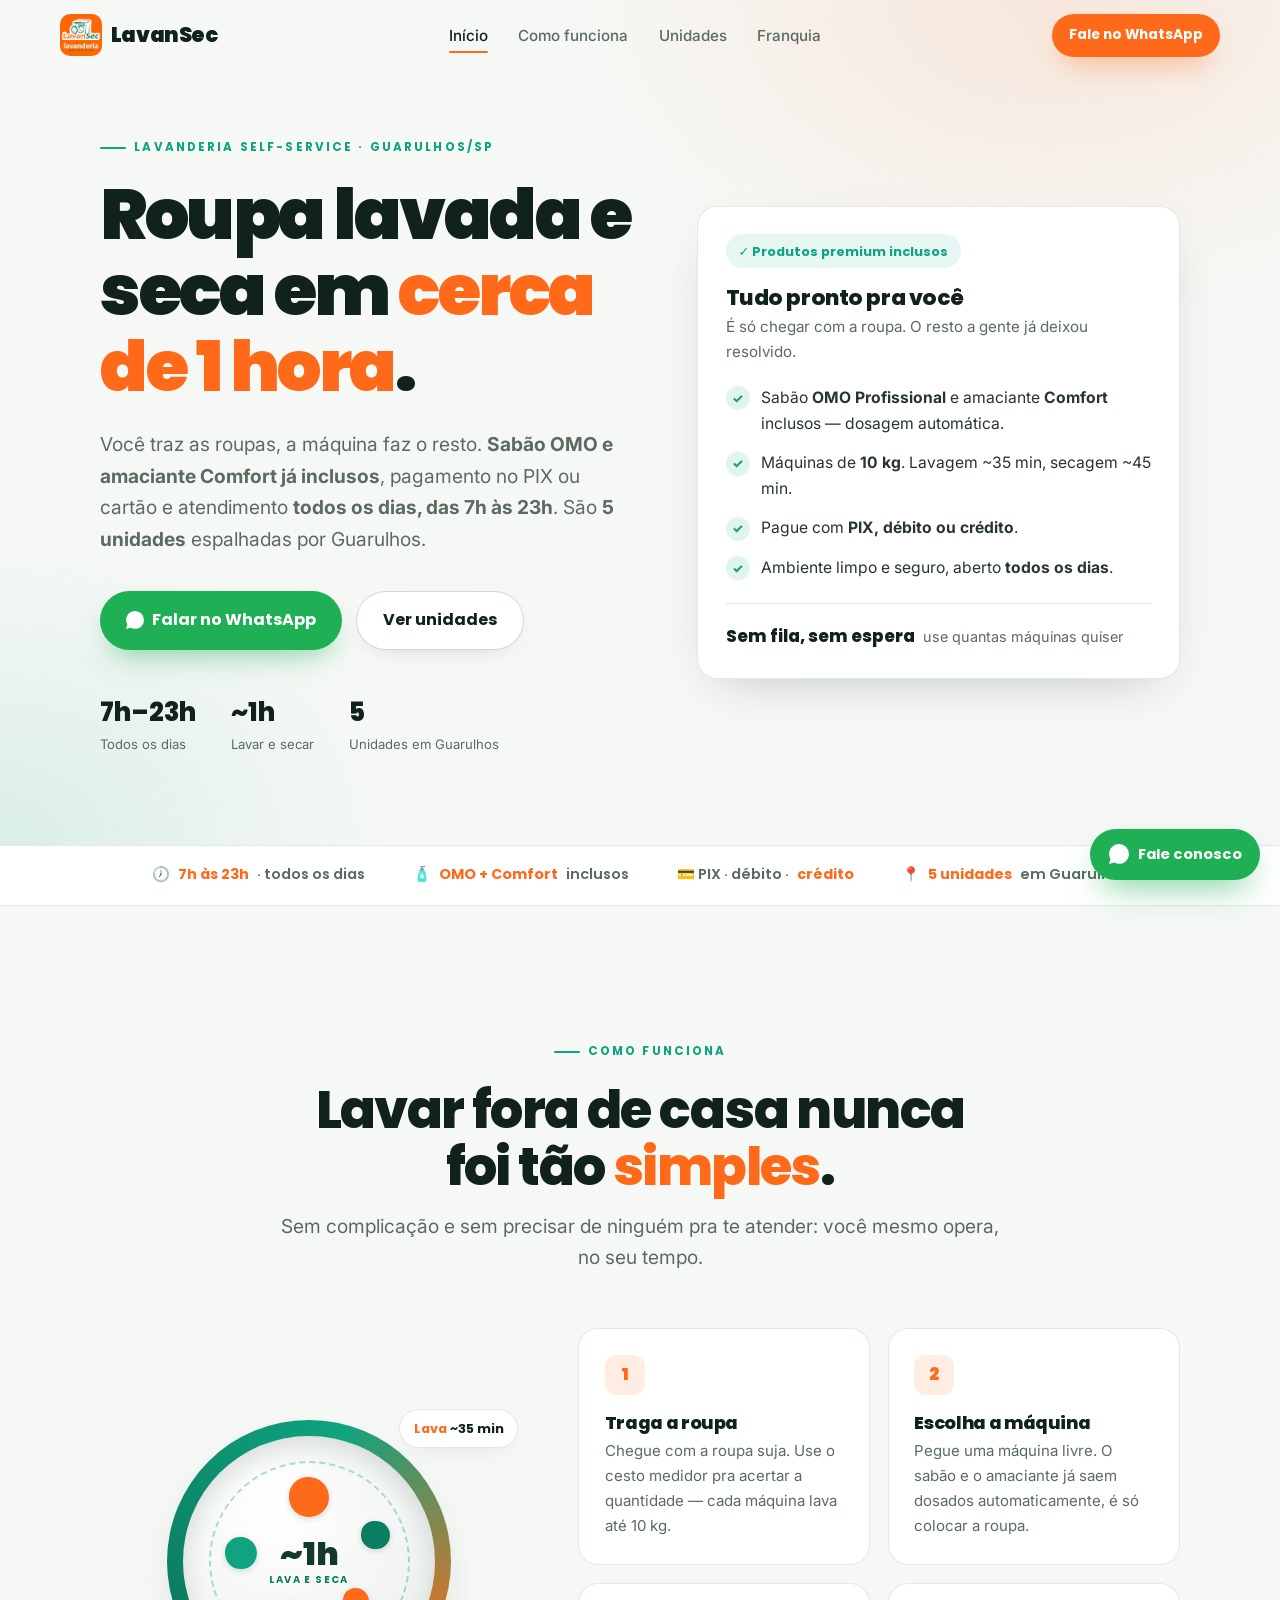
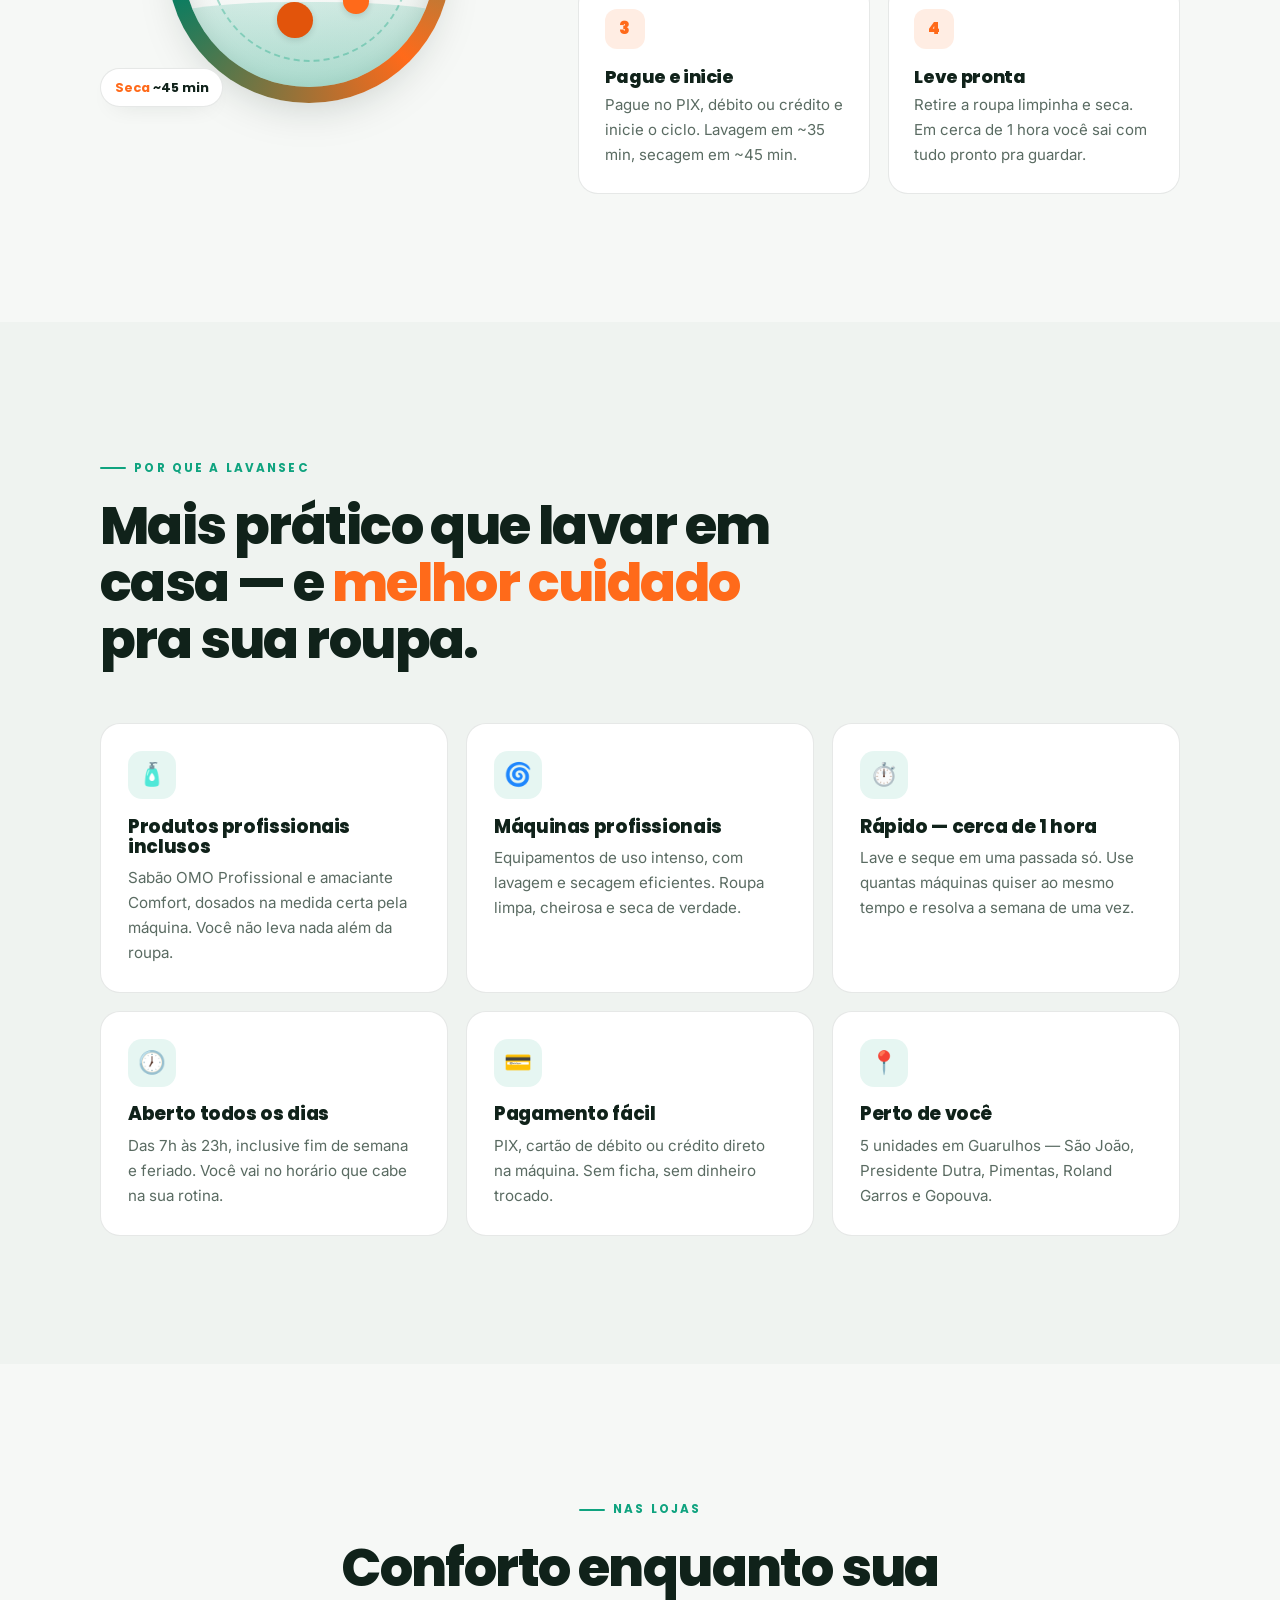
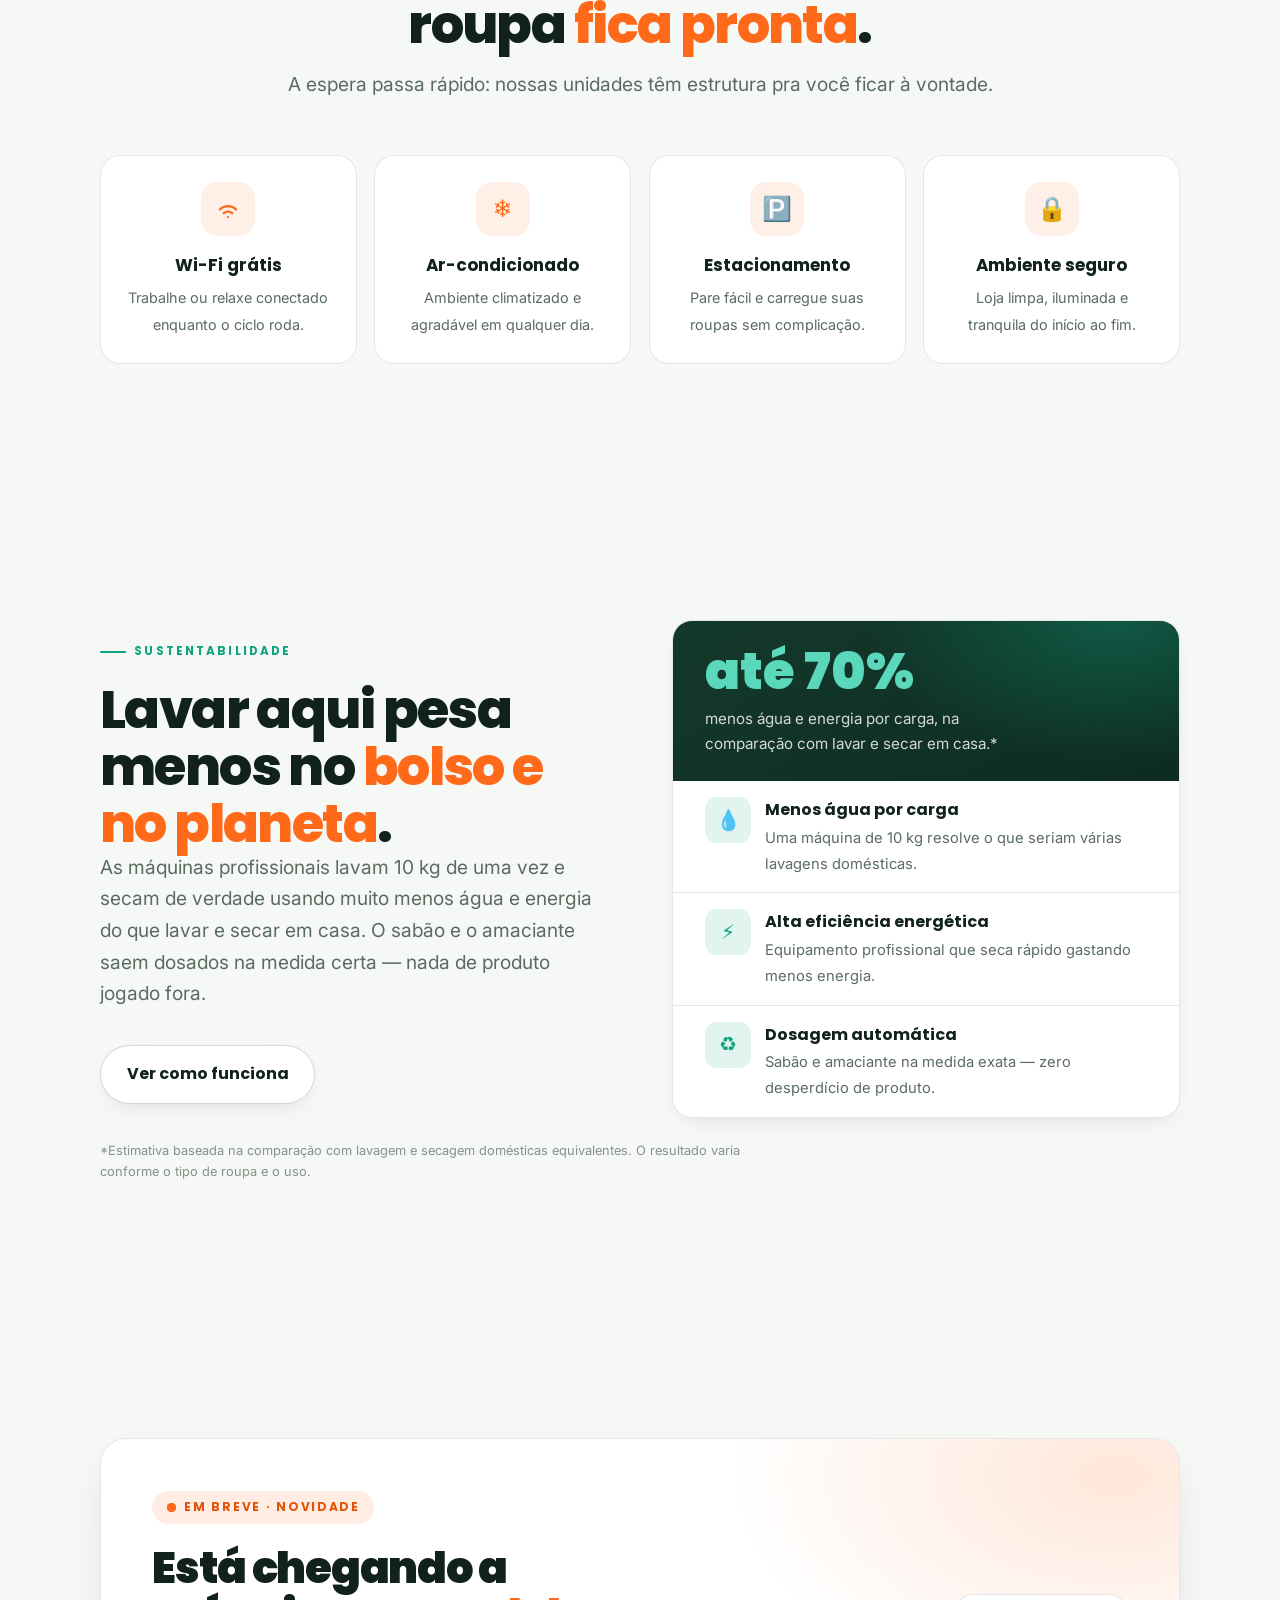
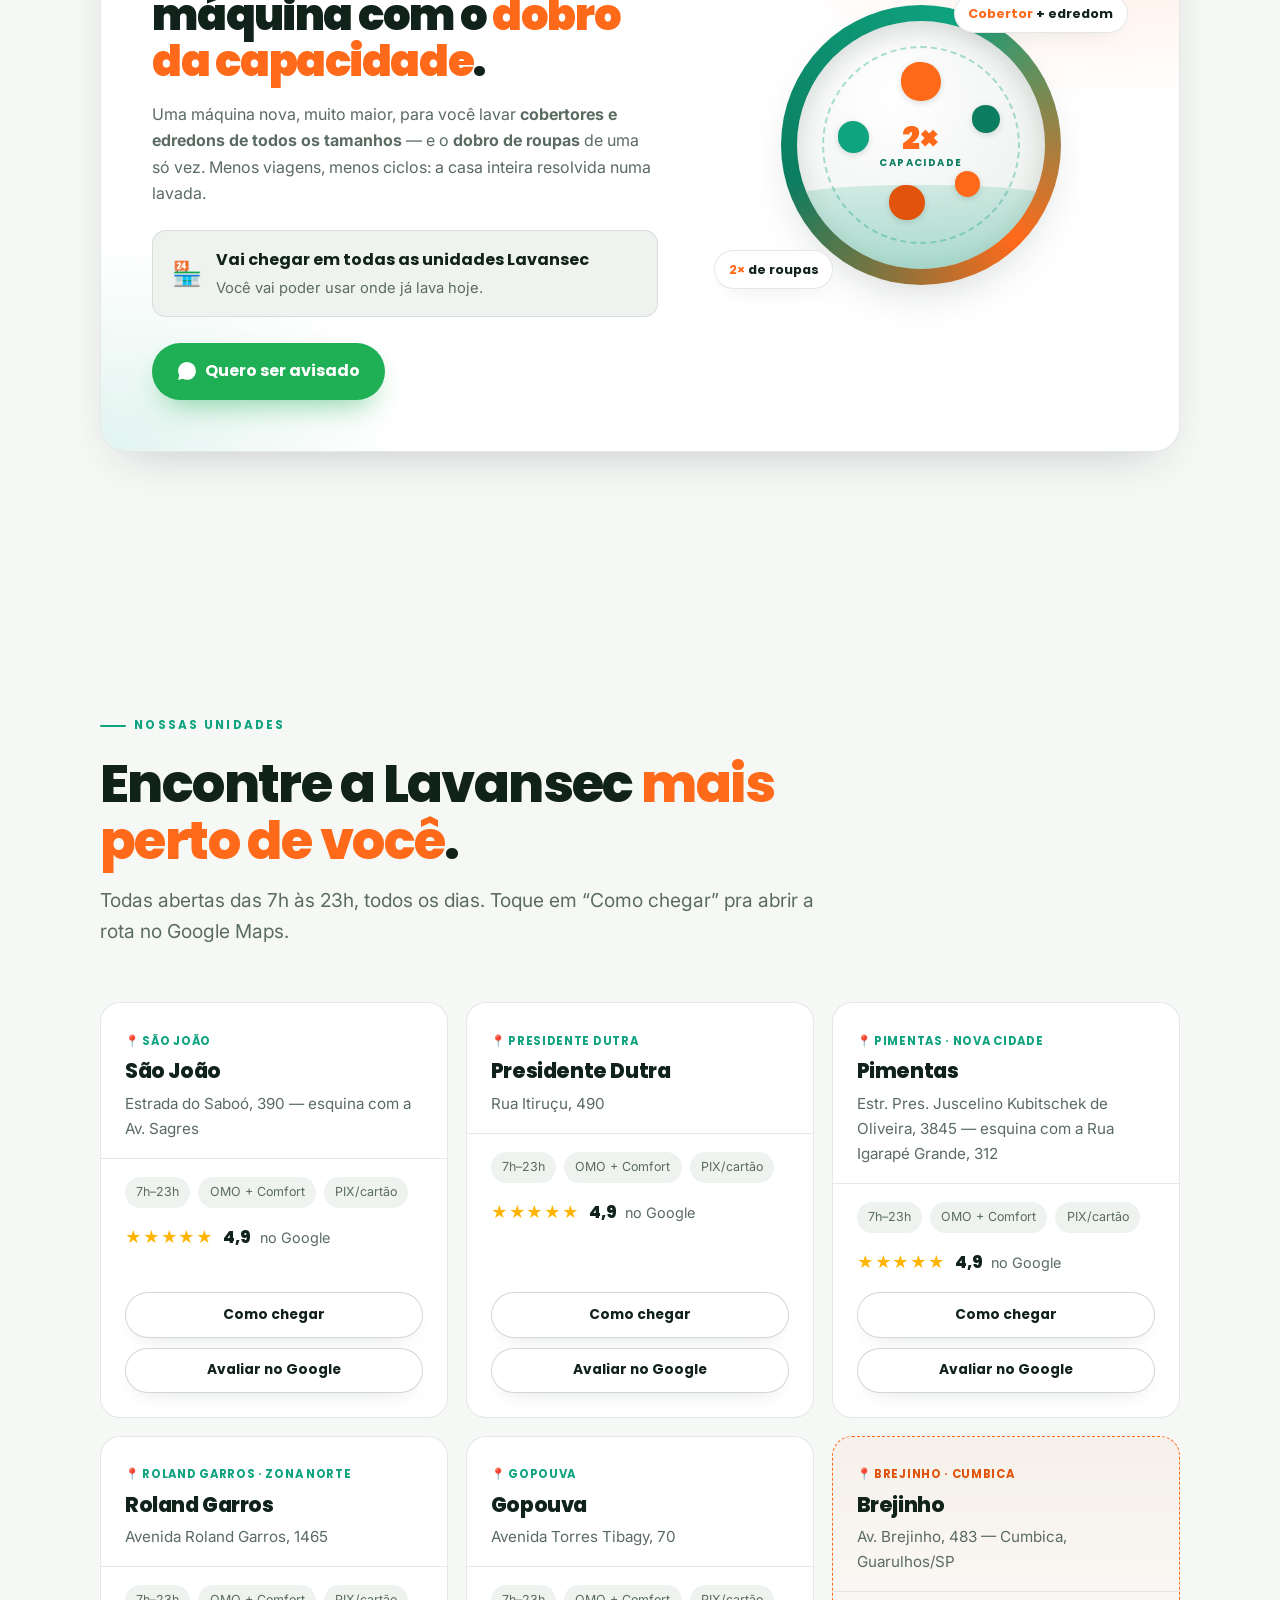
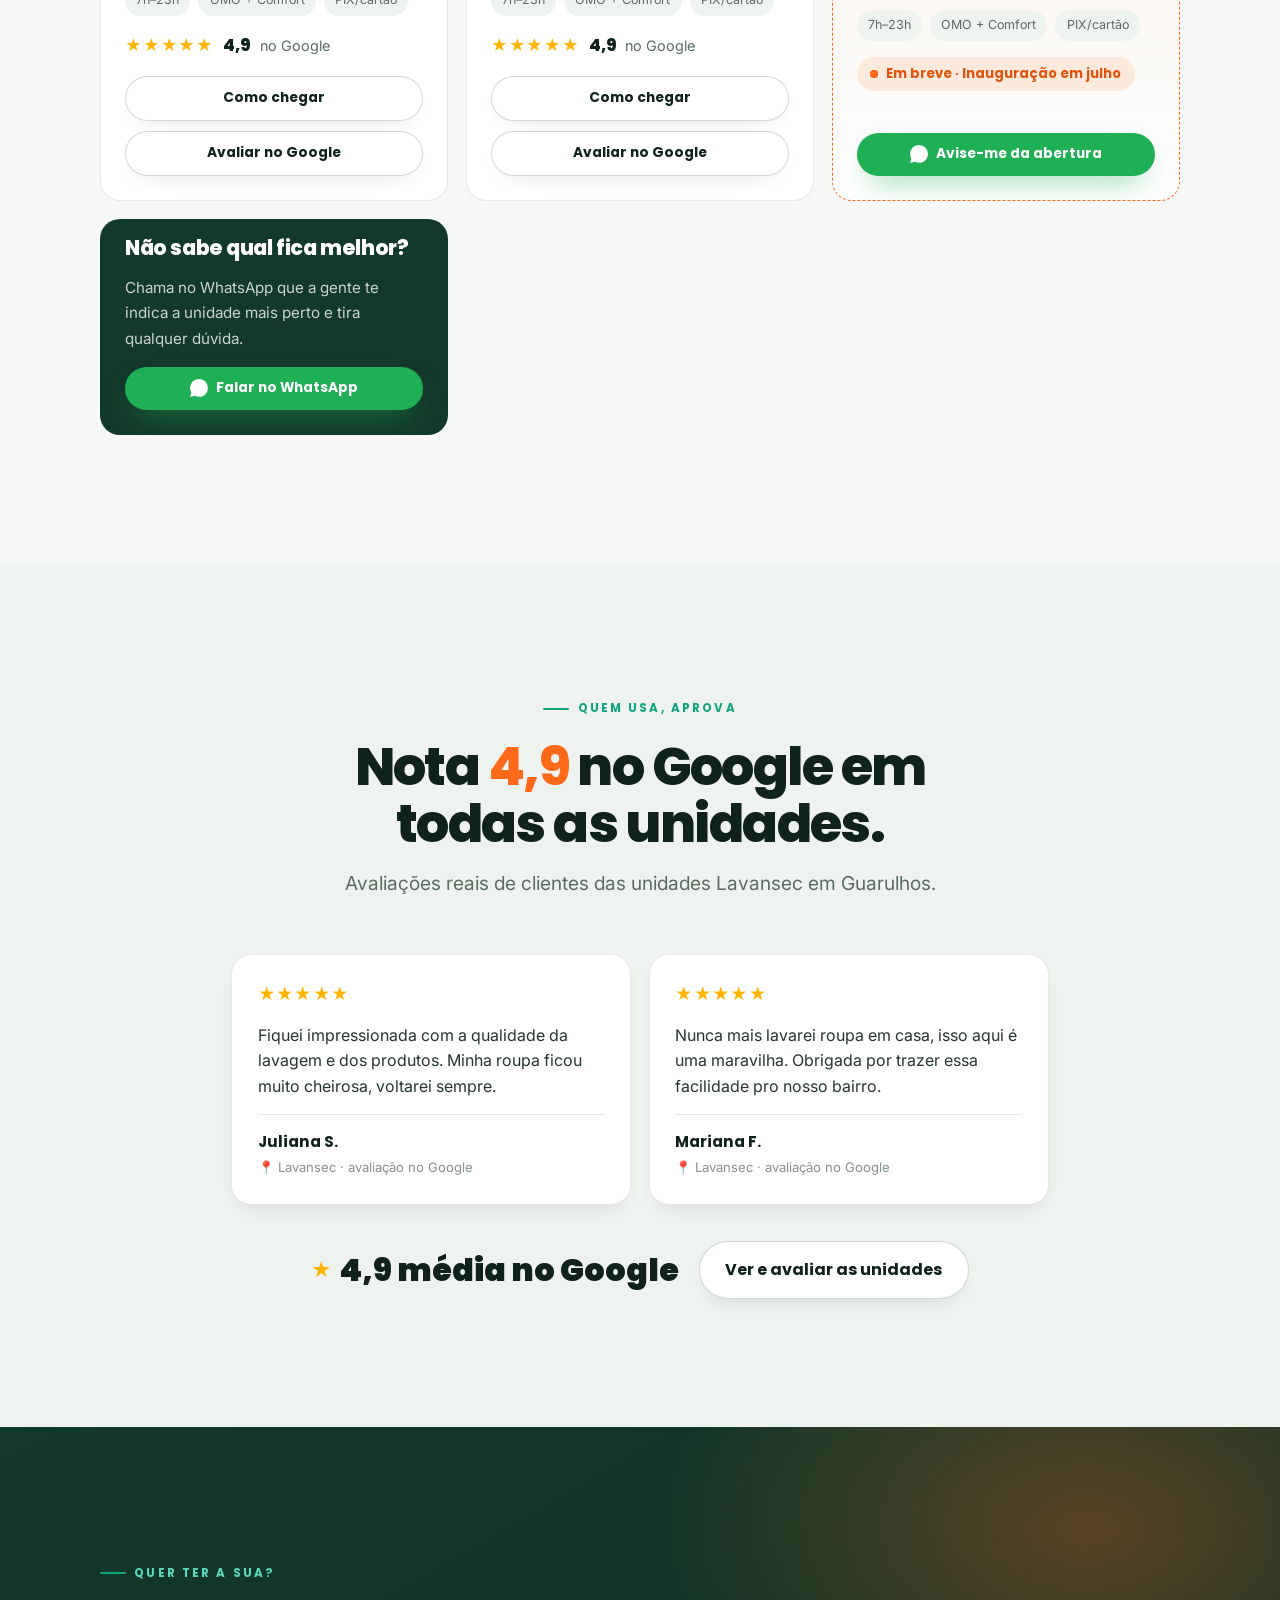
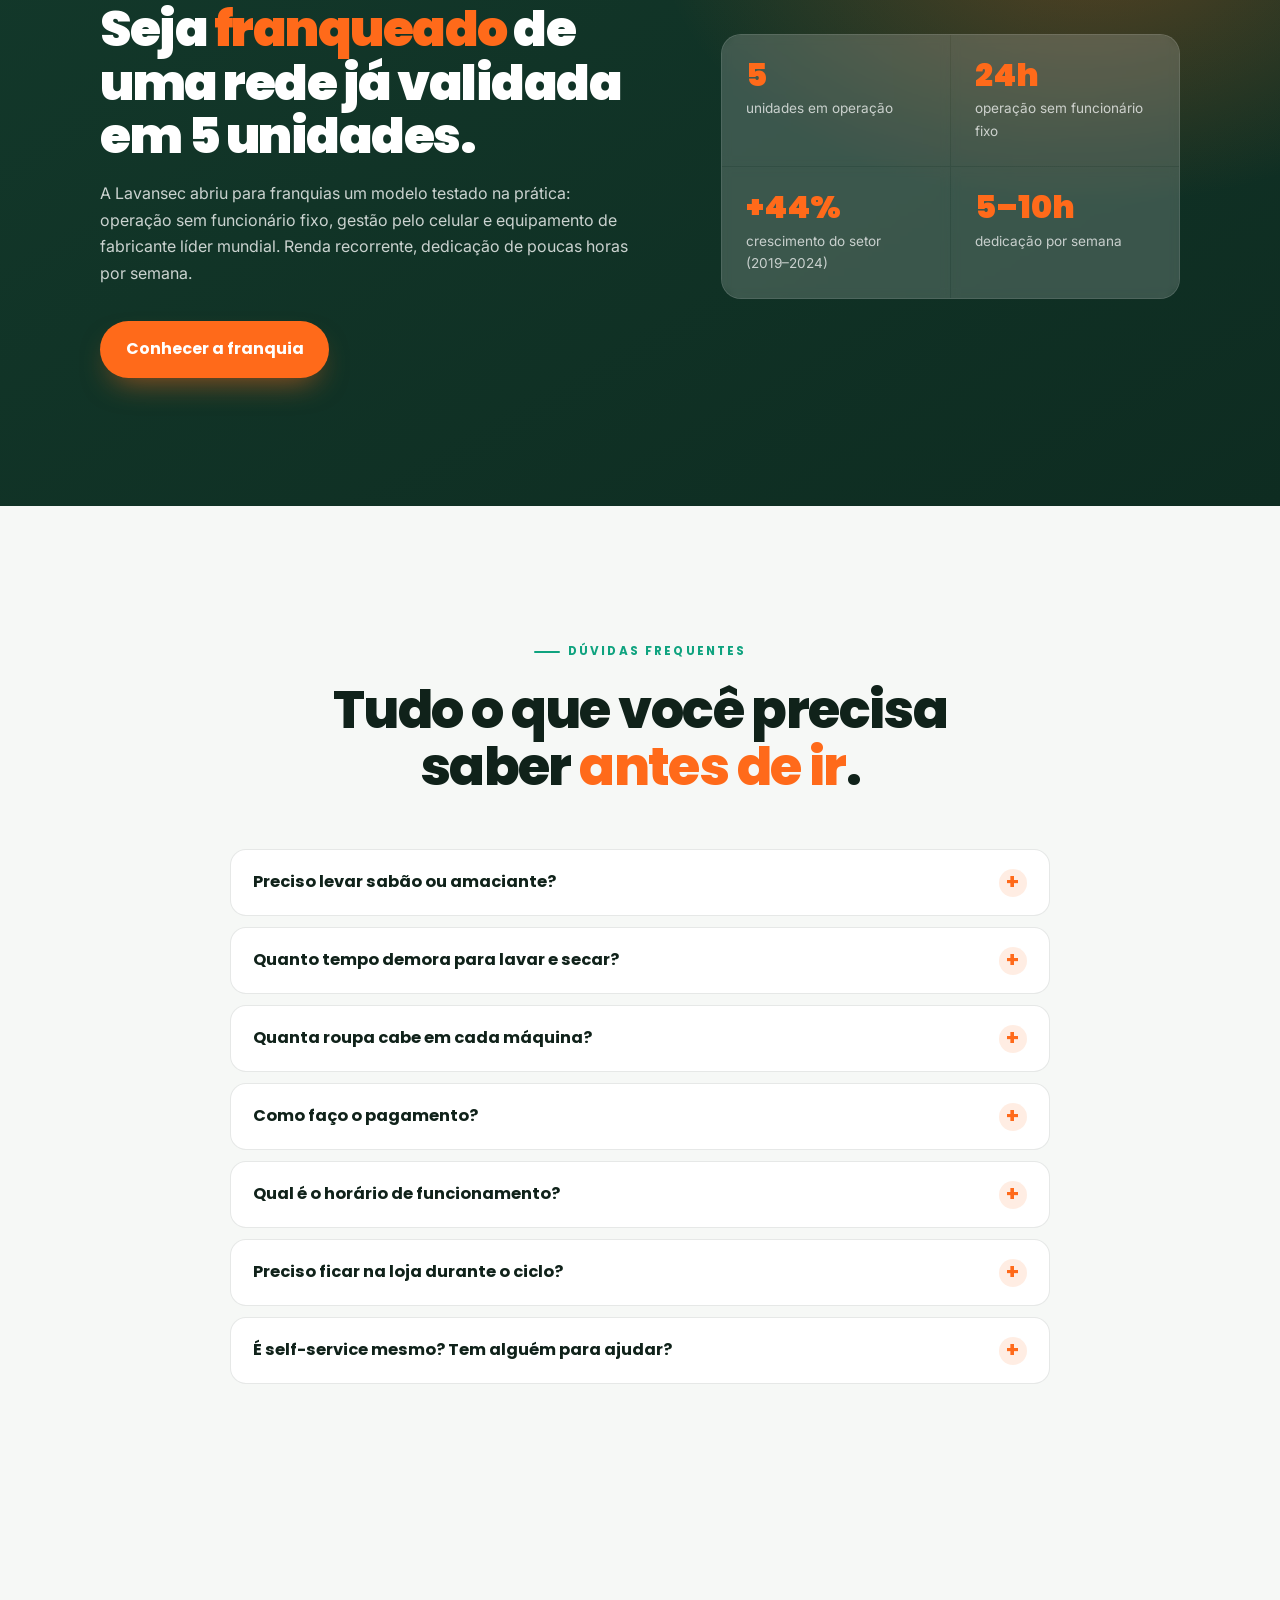
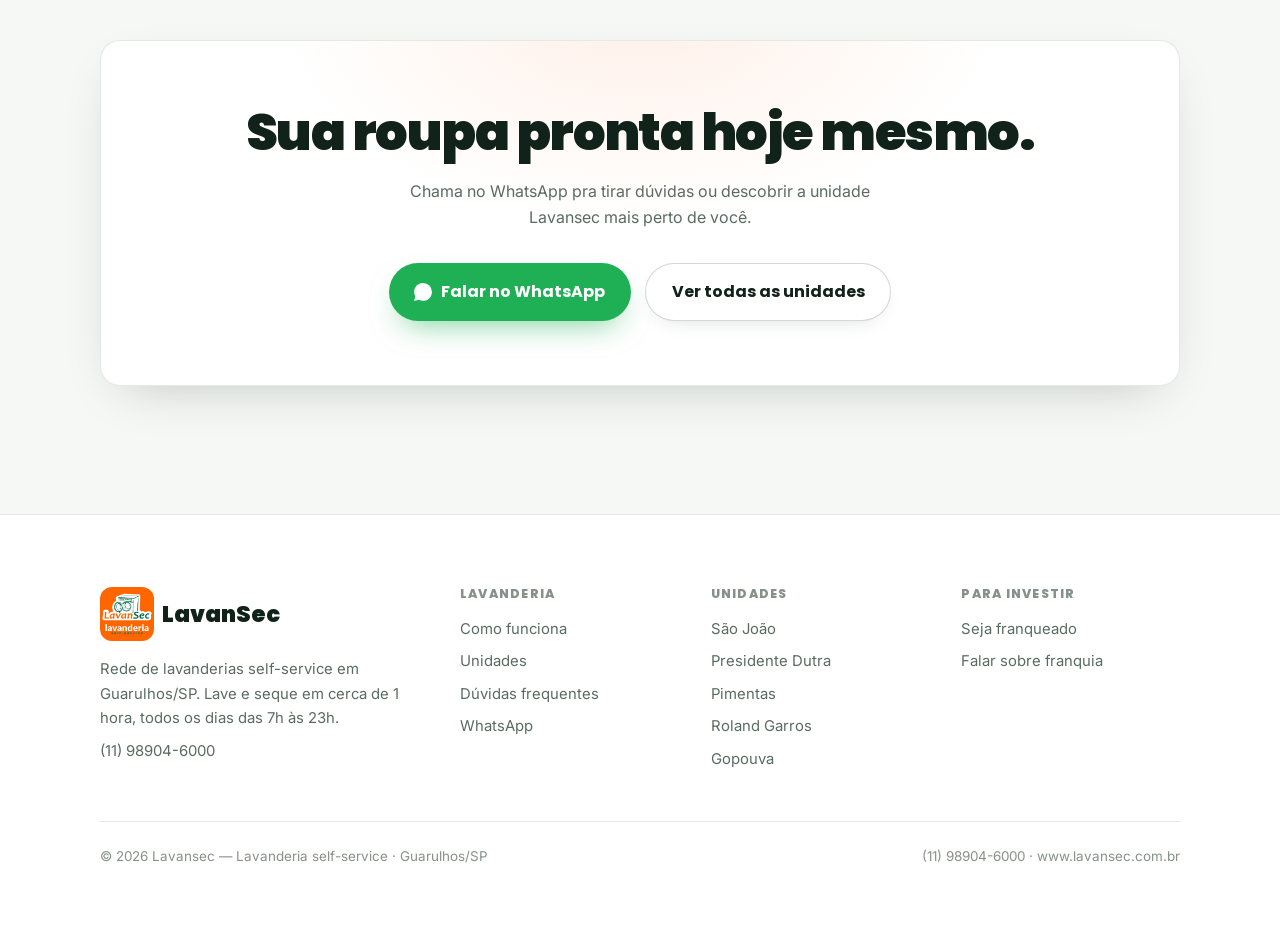
<file: index.html>
<!DOCTYPE html>
<html lang="pt-BR">
<head>
<meta charset="UTF-8">
<meta name="viewport" content="width=device-width, initial-scale=1.0">
<link rel="icon" type="image/svg+xml" href="favicon.svg">
<title>Lavansec — Lavanderia self-service em Guarulhos | Lave e seque em ~1h</title>
<meta name="description" content="Rede de lavanderias self-service em Guarulhos/SP. Todos os dias das 7h às 23h. Sabão OMO e amaciante Comfort inclusos. Lave e seque em cerca de 1 hora. 5 unidades perto de você.">
<meta property="og:title" content="Lavansec — Lavanderia self-service em Guarulhos">
<meta property="og:description" content="Lave e seque em ~1h. Todos os dias, das 7h às 23h. Sabão e amaciante inclusos. 5 unidades em Guarulhos.">
<meta property="og:type" content="website">
<link rel="preconnect" href="https://fonts.googleapis.com">
<link rel="preconnect" href="https://fonts.gstatic.com" crossorigin>
<link rel="stylesheet" href="assets/css/site.css">
<script type="application/ld+json">
{
  "@context": "https://schema.org",
  "@type": "FAQPage",
  "mainEntity": [
    {"@type":"Question","name":"Preciso levar sabão ou amaciante?","acceptedAnswer":{"@type":"Answer","text":"Não. Sabão OMO Profissional e amaciante Comfort já estão inclusos e são dosados automaticamente pela máquina. Você só precisa chegar com a roupa."}},
    {"@type":"Question","name":"Quanto tempo demora para lavar e secar?","acceptedAnswer":{"@type":"Answer","text":"A lavagem leva cerca de 35 minutos e a secagem cerca de 45 minutos. No total, em aproximadamente 1 hora você sai com a roupa limpa e seca."}},
    {"@type":"Question","name":"Quanta roupa cabe em cada máquina?","acceptedAnswer":{"@type":"Answer","text":"Cada máquina lava até 10 kg de roupa. Use o cesto medidor da loja para acertar a quantidade antes de colocar na máquina."}},
    {"@type":"Question","name":"Como faço o pagamento?","acceptedAnswer":{"@type":"Answer","text":"Direto na máquina, por PIX, cartão de débito ou crédito. Sem ficha e sem dinheiro trocado."}},
    {"@type":"Question","name":"Qual é o horário de funcionamento?","acceptedAnswer":{"@type":"Answer","text":"Todas as unidades abrem das 7h às 23h, todos os dias, incluindo fins de semana e feriados."}},
    {"@type":"Question","name":"Preciso ficar na loja durante o ciclo?","acceptedAnswer":{"@type":"Answer","text":"Você pode aguardar na loja ou voltar na hora de retirar. O ciclo completo é de cerca de 1 hora."}},
    {"@type":"Question","name":"É self-service mesmo? Tem alguém para ajudar?","acceptedAnswer":{"@type":"Answer","text":"Sim, você mesmo opera, é simples e rápido. Para dúvidas, basta chamar no WhatsApp."}}
  ]
}
</script>
</head>
<body>

<!-- ================= NAV ================= -->
<nav class="nav" id="nav">
  <a class="brand" href="index.html"><img class="brand-logo" src="assets/img/lavansec-logo.jpg" alt="LavanSec — lavanderia self-service">LavanSec</a>
  <div class="nav-links" id="navlinks">
    <a href="index.html" class="active">Início</a>
    <a href="index.html#como-funciona">Como funciona</a>
    <a href="unidades.html">Unidades</a>
    <a href="franquia.html">Franquia</a>
  </div>
  <a class="btn btn--sm nav-cta" href="https://wa.me/5511989046000?text=Ol%C3%A1!%20Quero%20saber%20sobre%20a%20lavanderia%20Lavansec" target="_blank" rel="noopener">Fale no WhatsApp</a>
  <button class="burger" id="burger" aria-label="Menu">☰</button>
</nav>

<!-- ================= HERO ================= -->
<header class="hero">
  <div class="wrap">
    <div class="hero-grid">
      <div>
        <span class="eyebrow reveal">Lavanderia self-service · Guarulhos/SP</span>
        <h1 class="reveal d1">Roupa lavada e seca em <span class="o">cerca de 1 hora</span>.</h1>
        <p class="lead reveal d2">Você traz as roupas, a máquina faz o resto. <strong>Sabão OMO e amaciante Comfort já inclusos</strong>, pagamento no PIX ou cartão e atendimento <strong>todos os dias, das 7h às 23h</strong>. São <strong>5 unidades</strong> espalhadas por Guarulhos.</p>
        <div class="hero-cta reveal d3">
          <a class="btn btn--wa" href="https://wa.me/5511989046000?text=Ol%C3%A1!%20Quero%20saber%20sobre%20a%20lavanderia%20Lavansec" target="_blank" rel="noopener">
            <svg viewBox="0 0 24 24" fill="currentColor"><path d="M.057 24l1.687-6.163a11.867 11.867 0 01-1.587-5.946C.16 5.335 5.495 0 12.05 0a11.817 11.817 0 018.413 3.488 11.824 11.824 0 013.48 8.414c-.003 6.557-5.338 11.892-11.893 11.892a11.9 11.9 0 01-5.688-1.448L.057 24z"/></svg>
            Falar no WhatsApp
          </a>
          <a class="btn btn--ghost" href="unidades.html">Ver unidades</a>
        </div>
        <div class="hero-meta reveal d4">
          <div><b>7h–23h</b><span>Todos os dias</span></div>
          <div><b>~1h</b><span>Lavar e secar</span></div>
          <div><b>5</b><span>Unidades em Guarulhos</span></div>
        </div>
      </div>

      <aside class="hero-card reveal d2">
        <span class="badge">✓ Produtos premium inclusos</span>
        <h3>Tudo pronto pra você</h3>
        <p style="color:var(--fg-dim);font-size:.95rem">É só chegar com a roupa. O resto a gente já deixou resolvido.</p>
        <ul class="clist">
          <li><span class="tick">✓</span><span>Sabão <strong>OMO Profissional</strong> e amaciante <strong>Comfort</strong> inclusos — dosagem automática.</span></li>
          <li><span class="tick">✓</span><span>Máquinas de <strong>10 kg</strong>. Lavagem ~35 min, secagem ~45 min.</span></li>
          <li><span class="tick">✓</span><span>Pague com <strong>PIX, débito ou crédito</strong>.</span></li>
          <li><span class="tick">✓</span><span>Ambiente limpo e seguro, aberto <strong>todos os dias</strong>.</span></li>
        </ul>
        <div class="foot">
          <b>Sem fila, sem espera</b><span>use quantas máquinas quiser</span>
        </div>
      </aside>
    </div>
  </div>
</header>

<!-- ================= TRUST BAR ================= -->
<div class="trustbar">
  <div class="wrap">
    <span>🕖 <b>7h às 23h</b> · todos os dias</span>
    <span>🧴 <b>OMO + Comfort</b> inclusos</span>
    <span>💳 PIX · débito · <b>crédito</b></span>
    <span>📍 <b>5 unidades</b> em Guarulhos</span>
  </div>
</div>

<!-- ================= COMO FUNCIONA ================= -->
<section class="pad" id="como-funciona">
  <div class="wrap">
    <div class="shead center reveal">
      <span class="eyebrow">Como funciona</span>
      <h2 class="title">Lavar fora de casa nunca foi tão <em>simples</em>.</h2>
      <p class="lead" style="margin-inline:auto">Sem complicação e sem precisar de ninguém pra te atender: você mesmo opera, no seu tempo.</p>
    </div>
    <div class="cf-grid">
      <div class="drum reveal" aria-hidden="true">
        <div class="drum-ring">
          <div class="drum-glass">
            <span class="drum-water"></span>
            <span class="drum-spin">
              <span class="bub b1"></span><span class="bub b2"></span><span class="bub b3"></span><span class="bub b4"></span><span class="bub b5"></span>
            </span>
            <span class="drum-label">~1h<span>lava e seca</span></span>
          </div>
        </div>
        <div class="drum-badge db1"><b>Lava</b> ~35 min</div>
        <div class="drum-badge db2"><b>Seca</b> ~45 min</div>
      </div>
      <div class="steps">
      <div class="step reveal"><div class="num"></div><h3>Traga a roupa</h3><p>Chegue com a roupa suja. Use o cesto medidor pra acertar a quantidade — cada máquina lava até 10 kg.</p></div>
      <div class="step reveal d1"><div class="num"></div><h3>Escolha a máquina</h3><p>Pegue uma máquina livre. O sabão e o amaciante já saem dosados automaticamente, é só colocar a roupa.</p></div>
      <div class="step reveal d2"><div class="num"></div><h3>Pague e inicie</h3><p>Pague no PIX, débito ou crédito e inicie o ciclo. Lavagem em ~35 min, secagem em ~45 min.</p></div>
      <div class="step reveal d3"><div class="num"></div><h3>Leve pronta</h3><p>Retire a roupa limpinha e seca. Em cerca de 1 hora você sai com tudo pronto pra guardar.</p></div>
      </div>
    </div>
  </div>
</section>

<!-- ================= POR QUE LAVANSEC ================= -->
<section class="pad" style="background:var(--surface-2)">
  <div class="wrap">
    <div class="shead reveal">
      <span class="eyebrow">Por que a Lavansec</span>
      <h2 class="title">Mais prático que lavar em casa — e <em>melhor cuidado</em> pra sua roupa.</h2>
    </div>
    <div class="cards c3">
      <div class="card reveal"><div class="ic">🧴</div><h3>Produtos profissionais inclusos</h3><p>Sabão OMO Profissional e amaciante Comfort, dosados na medida certa pela máquina. Você não leva nada além da roupa.</p></div>
      <div class="card reveal d1"><div class="ic">🌀</div><h3>Máquinas profissionais</h3><p>Equipamentos de uso intenso, com lavagem e secagem eficientes. Roupa limpa, cheirosa e seca de verdade.</p></div>
      <div class="card reveal d2"><div class="ic">⏱️</div><h3>Rápido — cerca de 1 hora</h3><p>Lave e seque em uma passada só. Use quantas máquinas quiser ao mesmo tempo e resolva a semana de uma vez.</p></div>
      <div class="card reveal"><div class="ic">🕖</div><h3>Aberto todos os dias</h3><p>Das 7h às 23h, inclusive fim de semana e feriado. Você vai no horário que cabe na sua rotina.</p></div>
      <div class="card reveal d1"><div class="ic">💳</div><h3>Pagamento fácil</h3><p>PIX, cartão de débito ou crédito direto na máquina. Sem ficha, sem dinheiro trocado.</p></div>
      <div class="card reveal d2"><div class="ic">📍</div><h3>Perto de você</h3><p>5 unidades em Guarulhos — São João, Presidente Dutra, Pimentas, Roland Garros e Gopouva.</p></div>
    </div>
  </div>
</section>

<!-- ================= COMODIDADES ================= -->
<section class="pad amen">
  <div class="wrap">
    <div class="shead center reveal">
      <span class="eyebrow">Nas lojas</span>
      <h2 class="title">Conforto enquanto sua roupa <em>fica pronta</em>.</h2>
      <p class="lead" style="margin-inline:auto">A espera passa rápido: nossas unidades têm estrutura pra você ficar à vontade.</p>
    </div>
    <div class="amen-grid">
      <div class="amen-item reveal"><div class="ic"><svg viewBox="0 0 24 24" width="26" height="26" fill="none" stroke="currentColor" stroke-width="2" stroke-linecap="round" stroke-linejoin="round"><path d="M4.5 12.5a10.5 10.5 0 0 1 15 0"/><path d="M8 16a5.5 5.5 0 0 1 8 0"/><circle cx="12" cy="19.5" r="1" fill="currentColor" stroke="none"/></svg></div><b>Wi-Fi grátis</b><span>Trabalhe ou relaxe conectado enquanto o ciclo roda.</span></div>
      <div class="amen-item reveal d1"><div class="ic">❄️</div><b>Ar-condicionado</b><span>Ambiente climatizado e agradável em qualquer dia.</span></div>
      <div class="amen-item reveal d2"><div class="ic">🅿️</div><b>Estacionamento</b><span>Pare fácil e carregue suas roupas sem complicação.</span></div>
      <div class="amen-item reveal d3"><div class="ic">🔒</div><b>Ambiente seguro</b><span>Loja limpa, iluminada e tranquila do início ao fim.</span></div>
    </div>
  </div>
</section>

<!-- ================= SUSTENTABILIDADE ================= -->
<section class="pad eco">
  <div class="wrap">
    <div class="split">
      <div class="reveal">
        <span class="eyebrow">Sustentabilidade</span>
        <h2 class="title">Lavar aqui pesa menos no <em>bolso e no planeta</em>.</h2>
        <p class="lead">As máquinas profissionais lavam 10 kg de uma vez e secam de verdade usando muito menos água e energia do que lavar e secar em casa. O sabão e o amaciante saem dosados na medida certa — nada de produto jogado fora.</p>
        <div class="hero-cta">
          <a class="btn btn--ghost" href="#como-funciona">Ver como funciona</a>
        </div>
      </div>
      <div class="panel reveal d1">
        <div class="ecohero">
          <b>até 70%</b>
          <span>menos água e energia por carga, na comparação com lavar e secar em casa.*</span>
        </div>
        <div class="row"><div class="k">💧</div><div><b>Menos água por carga</b><span>Uma máquina de 10 kg resolve o que seriam várias lavagens domésticas.</span></div></div>
        <div class="row"><div class="k">⚡</div><div><b>Alta eficiência energética</b><span>Equipamento profissional que seca rápido gastando menos energia.</span></div></div>
        <div class="row"><div class="k">♻️</div><div><b>Dosagem automática</b><span>Sabão e amaciante na medida exata — zero desperdício de produto.</span></div></div>
      </div>
    </div>
    <p class="ecofoot">*Estimativa baseada na comparação com lavagem e secagem domésticas equivalentes. O resultado varia conforme o tipo de roupa e o uso.</p>
  </div>
</section>

<!-- ================= EM BREVE / NOVIDADE ================= -->
<section class="pad soon">
  <div class="wrap">
    <div class="soon-card reveal">
      <div class="soon-copy">
        <span class="soon-badge"><span class="pulse"></span>Em breve · Novidade</span>
        <h2>Está chegando a máquina com o <em>dobro da capacidade</em>.</h2>
        <p>Uma máquina nova, muito maior, para você lavar <strong>cobertores e edredons de todos os tamanhos</strong> — e o <strong>dobro de roupas</strong> de uma só vez. Menos viagens, menos ciclos: a casa inteira resolvida numa lavada.</p>
        <div class="soon-where">
          <span class="ic">🏪</span>
          <div><b>Vai chegar em todas as unidades Lavansec</b><span>Você vai poder usar onde já lava hoje.</span></div>
        </div>
        <div class="hero-cta">
          <a class="btn btn--wa" href="https://wa.me/5511989046000?text=Quero%20ser%20avisado%20quando%20a%20m%C3%A1quina%20de%20dobro%20da%20capacidade%20abrir%20na%20unidade%20Cumbica" target="_blank" rel="noopener">
            <svg viewBox="0 0 24 24" fill="currentColor"><path d="M.057 24l1.687-6.163a11.867 11.867 0 01-1.587-5.946C.16 5.335 5.495 0 12.05 0a11.817 11.817 0 018.413 3.488 11.824 11.824 0 013.48 8.414c-.003 6.557-5.338 11.892-11.893 11.892a11.9 11.9 0 01-5.688-1.448L.057 24z"/></svg>
            Quero ser avisado
          </a>
        </div>
      </div>
      <div class="soon-visual">
        <div class="drum drum--soon reveal d1" aria-hidden="true">
          <div class="drum-ring">
            <div class="drum-glass">
              <span class="drum-water"></span>
              <span class="drum-spin">
                <span class="bub b1"></span><span class="bub b2"></span><span class="bub b3"></span><span class="bub b4"></span><span class="bub b5"></span>
              </span>
              <span class="drum-label">2×<span>capacidade</span></span>
            </div>
          </div>
          <div class="drum-badge db1"><b>Cobertor</b> + edredom</div>
          <div class="drum-badge db2"><b>2×</b> de roupas</div>
        </div>
      </div>
    </div>
  </div>
</section>

<!-- ================= UNIDADES ================= -->
<section class="pad" id="unidades">
  <div class="wrap">
    <div class="shead reveal">
      <span class="eyebrow">Nossas unidades</span>
      <h2 class="title">Encontre a Lavansec <em>mais perto de você</em>.</h2>
      <p class="lead">Todas abertas das 7h às 23h, todos os dias. Toque em “Como chegar” pra abrir a rota no Google Maps.</p>
    </div>
    <div class="units-grid">

      <!-- São João -->
      <article class="unit reveal">
        <div class="top">
          <span class="pin">📍 São João</span>
          <h3>São João</h3>
          <p class="addr">Estrada do Saboó, 390 — esquina com a Av. Sagres</p>
        </div>
        <div class="body">
          <div class="meta"><span class="chip">7h–23h</span><span class="chip">OMO + Comfort</span><span class="chip">PIX/cartão</span></div>
          <div class="gscore"><span class="stars">★★★★★</span> <b>4,9</b> <span>no Google</span></div>
          <div class="actions">
            <a class="btn btn--ghost btn--sm" href="https://www.google.com/maps/place/?q=place_id:ChIJm93vT6SLzpQRIQmX69o9WSQ" target="_blank" rel="noopener">Como chegar</a>
            <a class="btn btn--ghost btn--sm" href="https://g.page/r/CSEJl-vaPVkkEBM/review" target="_blank" rel="noopener">Avaliar no Google</a>
          </div>
        </div>
      </article>

      <!-- Presidente Dutra -->
      <article class="unit reveal d1">
        <div class="top">
          <span class="pin">📍 Presidente Dutra</span>
          <h3>Presidente Dutra</h3>
          <p class="addr">Rua Itiruçu, 490</p>
        </div>
        <div class="body">
          <div class="meta"><span class="chip">7h–23h</span><span class="chip">OMO + Comfort</span><span class="chip">PIX/cartão</span></div>
          <div class="gscore"><span class="stars">★★★★★</span> <b>4,9</b> <span>no Google</span></div>
          <div class="actions">
            <a class="btn btn--ghost btn--sm" href="https://www.google.com/maps/place/?q=place_id:ChIJ0XcrkTiJzpQRtDjhdVVMVYg" target="_blank" rel="noopener">Como chegar</a>
            <a class="btn btn--ghost btn--sm" href="https://g.page/r/CbQ44XVVTFWIEBM/review" target="_blank" rel="noopener">Avaliar no Google</a>
          </div>
        </div>
      </article>

      <!-- Pimentas / Nova Cidade -->
      <article class="unit reveal d2">
        <div class="top">
          <span class="pin">📍 Pimentas · Nova Cidade</span>
          <h3>Pimentas</h3>
          <p class="addr">Estr. Pres. Juscelino Kubitschek de Oliveira, 3845 — esquina com a Rua Igarapé Grande, 312</p>
        </div>
        <div class="body">
          <div class="meta"><span class="chip">7h–23h</span><span class="chip">OMO + Comfort</span><span class="chip">PIX/cartão</span></div>
          <div class="gscore"><span class="stars">★★★★★</span> <b>4,9</b> <span>no Google</span></div>
          <div class="actions">
            <a class="btn btn--ghost btn--sm" href="https://www.google.com/maps/place/?q=place_id:ChIJqbnRLJZjzpQRy01ziQz2XnU" target="_blank" rel="noopener">Como chegar</a>
            <a class="btn btn--ghost btn--sm" href="https://g.page/r/CctNc4kM9l51EBM/review" target="_blank" rel="noopener">Avaliar no Google</a>
          </div>
        </div>
      </article>

      <!-- Roland Garros / Zona Norte -->
      <article class="unit reveal">
        <div class="top">
          <span class="pin">📍 Roland Garros · Zona Norte</span>
          <h3>Roland Garros</h3>
          <p class="addr">Avenida Roland Garros, 1465</p>
        </div>
        <div class="body">
          <div class="meta"><span class="chip">7h–23h</span><span class="chip">OMO + Comfort</span><span class="chip">PIX/cartão</span></div>
          <div class="gscore"><span class="stars">★★★★★</span> <b>4,9</b> <span>no Google</span></div>
          <div class="actions">
            <a class="btn btn--ghost btn--sm" href="https://www.google.com/maps/place/?q=place_id:ChIJtYqA4hj1zpQRws8exQYKtPE" target="_blank" rel="noopener">Como chegar</a>
            <a class="btn btn--ghost btn--sm" href="https://g.page/r/CcLPHsUGCrTxEBM/review" target="_blank" rel="noopener">Avaliar no Google</a>
          </div>
        </div>
      </article>

      <!-- Gopouva -->
      <article class="unit reveal d1">
        <div class="top">
          <span class="pin">📍 Gopouva</span>
          <h3>Gopouva</h3>
          <p class="addr">Avenida Torres Tibagy, 70</p>
        </div>
        <div class="body">
          <div class="meta"><span class="chip">7h–23h</span><span class="chip">OMO + Comfort</span><span class="chip">PIX/cartão</span></div>
          <div class="gscore"><span class="stars">★★★★★</span> <b>4,9</b> <span>no Google</span></div>
          <div class="actions">
            <a class="btn btn--ghost btn--sm" href="https://www.google.com/maps/place/?q=place_id:ChIJsZ1k2G71zpQRwo4v1AKb63M" target="_blank" rel="noopener">Como chegar</a>
            <a class="btn btn--ghost btn--sm" href="https://g.page/r/CcKOL9QCm-tzEBM/review" target="_blank" rel="noopener">Avaliar no Google</a>
          </div>
        </div>
      </article>

      <!-- Brejinho · Em breve -->
      <article class="unit unit--soon reveal d1">
        <div class="top">
          <span class="pin">📍 Brejinho · Cumbica</span>
          <h3>Brejinho</h3>
          <p class="addr">Av. Brejinho, 483 — Cumbica, Guarulhos/SP</p>
        </div>
        <div class="body">
          <div class="meta"><span class="chip">7h–23h</span><span class="chip">OMO + Comfort</span><span class="chip">PIX/cartão</span></div>
          <span class="soon-tag"><span class="pulse"></span>Em breve · Inauguração em julho</span>
          <div class="actions">
            <a class="btn btn--wa btn--sm" href="https://wa.me/5511989046000?text=Quero%20ser%20avisado%20da%20inaugura%C3%A7%C3%A3o%20da%20nova%20unidade%20Lavansec%20no%20Brejinho" target="_blank" rel="noopener">
              <svg viewBox="0 0 24 24" fill="currentColor"><path d="M.057 24l1.687-6.163a11.867 11.867 0 01-1.587-5.946C.16 5.335 5.495 0 12.05 0a11.817 11.817 0 018.413 3.488 11.824 11.824 0 013.48 8.414c-.003 6.557-5.338 11.892-11.893 11.892a11.9 11.9 0 01-5.688-1.448L.057 24z"/></svg>
              Avise-me da abertura
            </a>
          </div>
        </div>
      </article>

      <!-- CTA card -->
      <article class="unit reveal d2" style="justify-content:center;align-items:flex-start;background:var(--forest);border-color:transparent">
        <div class="body" style="justify-content:center">
          <h3 style="color:#fff">Não sabe qual fica melhor?</h3>
          <p style="color:rgba(255,255,255,.78);font-size:.95rem">Chama no WhatsApp que a gente te indica a unidade mais perto e tira qualquer dúvida.</p>
          <div class="actions">
            <a class="btn btn--wa btn--sm" href="https://wa.me/5511989046000?text=Ol%C3%A1!%20Qual%20unidade%20Lavansec%20fica%20mais%20perto%20de%20mim%3F" target="_blank" rel="noopener">
              <svg viewBox="0 0 24 24" fill="currentColor"><path d="M.057 24l1.687-6.163a11.867 11.867 0 01-1.587-5.946C.16 5.335 5.495 0 12.05 0a11.817 11.817 0 018.413 3.488 11.824 11.824 0 013.48 8.414c-.003 6.557-5.338 11.892-11.893 11.892a11.9 11.9 0 01-5.688-1.448L.057 24z"/></svg>
              Falar no WhatsApp
            </a>
          </div>
        </div>
      </article>

    </div>
  </div>
</section>

<!-- ================= DEPOIMENTOS ================= -->
<section class="pad reviews" style="background:var(--surface-2)">
  <div class="wrap">
    <div class="shead center reveal">
      <span class="eyebrow">Quem usa, aprova</span>
      <h2 class="title">Nota <em>4,9</em> no Google em todas as unidades.</h2>
      <p class="lead" style="margin-inline:auto">Avaliações reais de clientes das unidades Lavansec em Guarulhos.</p>
    </div>
    <div class="rev-grid">
      <figure class="rev reveal">
        <div class="stars" aria-label="5 de 5 estrelas">★★★★★</div>
        <blockquote>Fiquei impressionada com a qualidade da lavagem e dos produtos. Minha roupa ficou muito cheirosa, voltarei sempre.</blockquote>
        <figcaption><b>Juliana S.</b><span>📍 Lavansec · avaliação no Google</span></figcaption>
      </figure>
      <figure class="rev reveal d1">
        <div class="stars" aria-label="5 de 5 estrelas">★★★★★</div>
        <blockquote>Nunca mais lavarei roupa em casa, isso aqui é uma maravilha. Obrigada por trazer essa facilidade pro nosso bairro.</blockquote>
        <figcaption><b>Mariana F.</b><span>📍 Lavansec · avaliação no Google</span></figcaption>
      </figure>
    </div>
    <div class="rev-cta reveal">
      <span class="gbig"><em>★</em> 4,9 média no Google</span>
      <a class="btn btn--ghost" href="unidades.html">Ver e avaliar as unidades</a>
    </div>
  </div>
</section>

<!-- ================= FAIXA FRANQUIA ================= -->
<section class="franchise pad">
  <div class="wrap">
    <div class="fr-grid">
      <div class="reveal">
        <span class="eyebrow">Quer ter a sua?</span>
        <h2>Seja <em>franqueado</em> de uma rede já validada em 5 unidades.</h2>
        <p>A Lavansec abriu para franquias um modelo testado na prática: operação sem funcionário fixo, gestão pelo celular e equipamento de fabricante líder mundial. Renda recorrente, dedicação de poucas horas por semana.</p>
        <div class="hero-cta">
          <a class="btn" href="franquia.html">Conhecer a franquia</a>
        </div>
      </div>
      <div class="frstats reveal d1">
        <div><b>5</b><span>unidades em operação</span></div>
        <div><b>24h</b><span>operação sem funcionário fixo</span></div>
        <div><b>+44%</b><span>crescimento do setor (2019–2024)</span></div>
        <div><b>5–10h</b><span>dedicação por semana</span></div>
      </div>
    </div>
  </div>
</section>

<!-- ================= FAQ ================= -->
<section class="pad faq" id="faq">
  <div class="wrap">
    <div class="shead center reveal">
      <span class="eyebrow">Dúvidas frequentes</span>
      <h2 class="title">Tudo o que você precisa saber <em>antes de ir</em>.</h2>
    </div>
    <div class="faqlist">
      <details class="reveal">
        <summary>Preciso levar sabão ou amaciante?</summary>
        <div class="ans"><p>Não. Sabão <strong>OMO Profissional</strong> e amaciante <strong>Comfort</strong> já estão inclusos e são dosados automaticamente pela máquina, na medida certa. Você só precisa chegar com a roupa.</p></div>
      </details>
      <details class="reveal">
        <summary>Quanto tempo demora para lavar e secar?</summary>
        <div class="ans"><p>A lavagem leva cerca de <strong>35 minutos</strong> e a secagem cerca de <strong>45 minutos</strong>. No total, em aproximadamente <strong>1 hora</strong> você sai com a roupa limpa e seca, pronta para guardar.</p></div>
      </details>
      <details class="reveal">
        <summary>Quanta roupa cabe em cada máquina?</summary>
        <div class="ans"><p>Cada máquina lava até <strong>10 kg</strong> de roupa — o equivalente a uma boa carga da semana. Use o cesto medidor da loja para acertar a quantidade antes de colocar na máquina.</p></div>
      </details>
      <details class="reveal">
        <summary>Como faço o pagamento?</summary>
        <div class="ans"><p>Direto na máquina, por <strong>PIX, cartão de débito ou crédito</strong>. Sem ficha, sem dinheiro trocado e sem precisar de ninguém para te atender.</p></div>
      </details>
      <details class="reveal">
        <summary>Qual é o horário de funcionamento?</summary>
        <div class="ans"><p>Todas as unidades abrem das <strong>7h às 23h, todos os dias</strong> — incluindo fins de semana e feriados. É só ir no horário que couber na sua rotina.</p></div>
      </details>
      <details class="reveal">
        <summary>Preciso ficar na loja durante o ciclo?</summary>
        <div class="ans"><p>Você pode aguardar na loja, que é um ambiente limpo e tranquilo, ou resolver outras coisas e voltar na hora de retirar. Como o ciclo completo é de cerca de 1 hora, dá para encaixar fácil no dia.</p></div>
      </details>
      <details class="reveal">
        <summary>É self-service mesmo? Tem alguém para ajudar?</summary>
        <div class="ans"><p>Sim, você mesmo opera — é simples e rápido. Se tiver qualquer dúvida, é só chamar a gente no <strong>WhatsApp</strong> que ajudamos na hora.</p></div>
      </details>
    </div>
  </div>
</section>

<!-- ================= CTA FINAL ================= -->
<section class="cta-final pad">
  <div class="wrap">
    <div class="box reveal">
      <h2>Sua roupa pronta hoje mesmo.</h2>
      <p>Chama no WhatsApp pra tirar dúvidas ou descobrir a unidade Lavansec mais perto de você.</p>
      <div class="hero-cta">
        <a class="btn btn--wa" href="https://wa.me/5511989046000?text=Ol%C3%A1!%20Quero%20saber%20sobre%20a%20lavanderia%20Lavansec" target="_blank" rel="noopener">
          <svg viewBox="0 0 24 24" fill="currentColor"><path d="M.057 24l1.687-6.163a11.867 11.867 0 01-1.587-5.946C.16 5.335 5.495 0 12.05 0a11.817 11.817 0 018.413 3.488 11.824 11.824 0 013.48 8.414c-.003 6.557-5.338 11.892-11.893 11.892a11.9 11.9 0 01-5.688-1.448L.057 24z"/></svg>
          Falar no WhatsApp
        </a>
        <a class="btn btn--ghost" href="unidades.html">Ver todas as unidades</a>
      </div>
    </div>
  </div>
</section>

<!-- ================= FOOTER ================= -->
<footer>
  <div class="wrap">
    <div class="fcols">
      <div>
        <div class="fbrand"><img src="assets/img/lavansec-logo.jpg" alt="LavanSec — lavanderia self-service">LavanSec</div>
        <p style="margin-top:1rem">Rede de lavanderias self-service em Guarulhos/SP. Lave e seque em cerca de 1 hora, todos os dias das 7h às 23h.</p>
        <p><a href="https://wa.me/5511989046000" target="_blank" rel="noopener">(11) 98904-6000</a></p>
      </div>
      <div><h4>Lavanderia</h4><a href="index.html#como-funciona">Como funciona</a><a href="unidades.html">Unidades</a><a href="index.html#faq">Dúvidas frequentes</a><a href="https://wa.me/5511989046000" target="_blank" rel="noopener">WhatsApp</a></div>
      <div><h4>Unidades</h4><a href="unidades.html">São João</a><a href="unidades.html">Presidente Dutra</a><a href="unidades.html">Pimentas</a><a href="unidades.html">Roland Garros</a><a href="unidades.html">Gopouva</a></div>
      <div><h4>Para investir</h4><a href="franquia.html">Seja franqueado</a><a href="https://wa.me/5511989046000?text=Quero%20saber%20sobre%20a%20franquia%20Lavansec" target="_blank" rel="noopener">Falar sobre franquia</a></div>
    </div>
    <div class="fbottom">
      <span>© <span data-year>2026</span> Lavansec — Lavanderia self-service · Guarulhos/SP</span>
      <span>(11) 98904-6000 · www.lavansec.com.br</span>
    </div>
  </div>
</footer>

<a class="wfloat" href="https://wa.me/5511989046000?text=Ol%C3%A1!%20Quero%20saber%20sobre%20a%20lavanderia%20Lavansec" target="_blank" rel="noopener" aria-label="WhatsApp">
  <svg viewBox="0 0 24 24" fill="currentColor"><path d="M.057 24l1.687-6.163a11.867 11.867 0 01-1.587-5.946C.16 5.335 5.495 0 12.05 0a11.817 11.817 0 018.413 3.488 11.824 11.824 0 013.48 8.414c-.003 6.557-5.338 11.892-11.893 11.892a11.9 11.9 0 01-5.688-1.448L.057 24z"/></svg>
  Fale conosco
</a>

<script src="assets/js/site.js"></script>
</body>
</html>
</file>
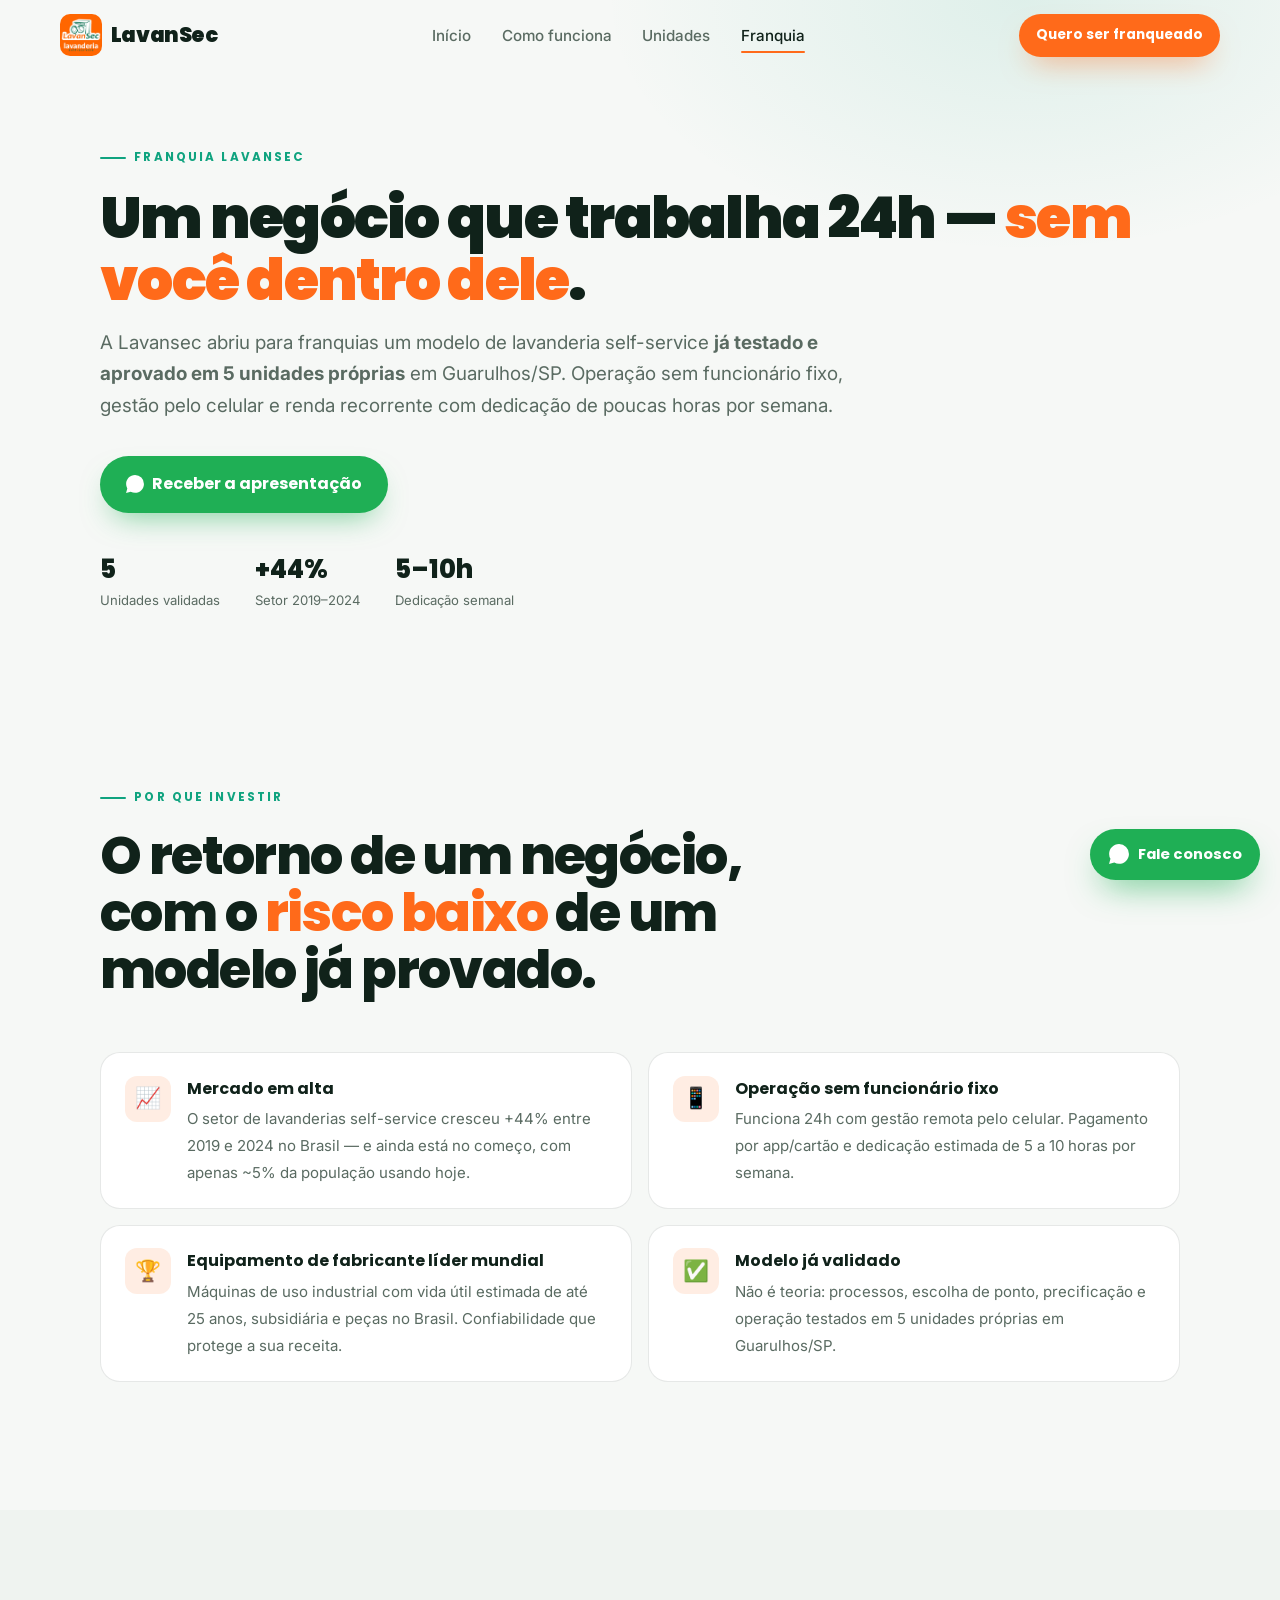
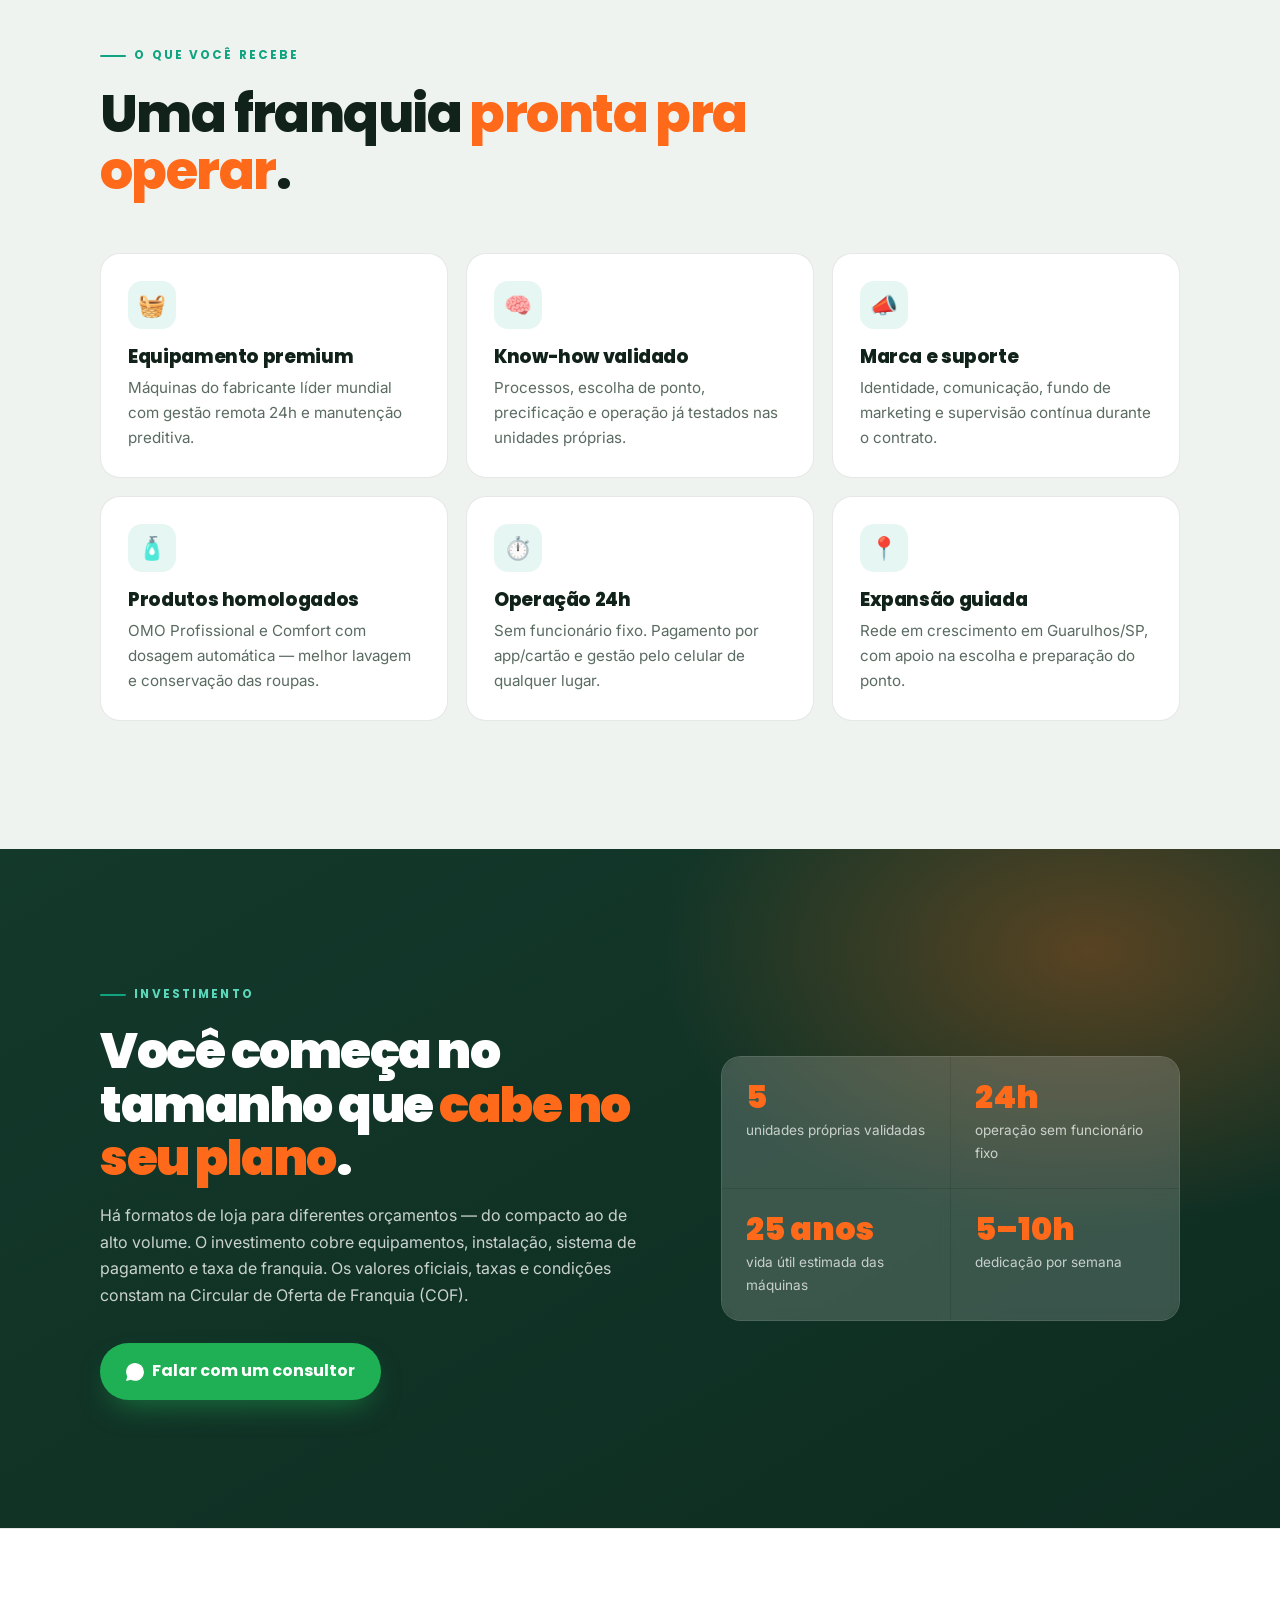
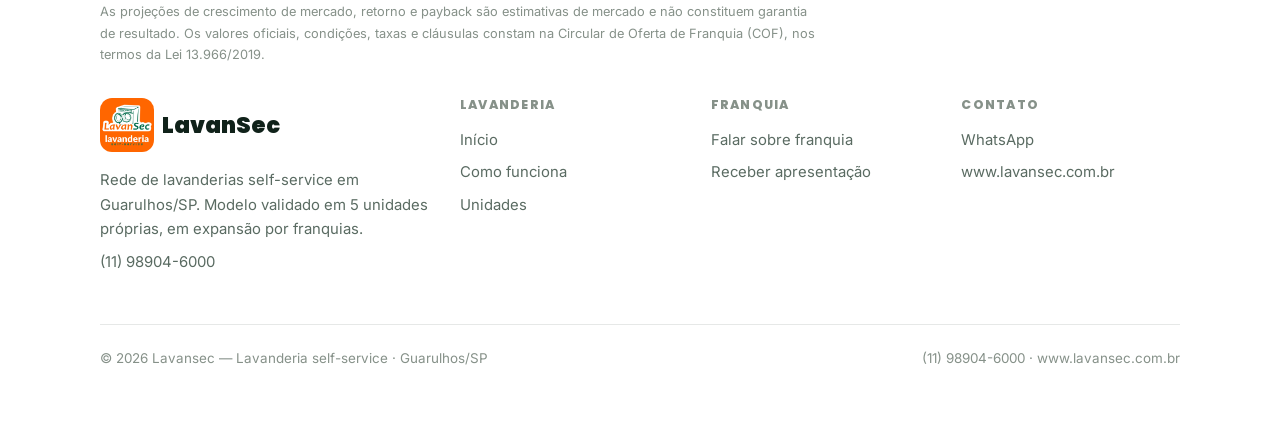
<file: franquia.html>
<!DOCTYPE html>
<html lang="pt-BR">
<head>
<meta charset="UTF-8">
<meta name="viewport" content="width=device-width, initial-scale=1.0">
<link rel="icon" type="image/svg+xml" href="favicon.svg">
<title>Franquia Lavansec | Seja franqueado de uma rede validada em 5 unidades</title>
<meta name="description" content="Franquia de lavanderia self-service Lavansec: modelo validado em 5 unidades próprias em Guarulhos/SP, operação sem funcionário fixo, gestão pelo celular e equipamento de fabricante líder mundial.">
<link rel="preconnect" href="https://fonts.googleapis.com">
<link rel="preconnect" href="https://fonts.gstatic.com" crossorigin>
<link rel="stylesheet" href="assets/css/site.css">
</head>
<body>

<!-- ================= NAV ================= -->
<nav class="nav" id="nav">
  <a class="brand" href="index.html"><img class="brand-logo" src="assets/img/lavansec-logo.jpg" alt="LavanSec — lavanderia self-service">LavanSec</a>
  <div class="nav-links" id="navlinks">
    <a href="index.html">Início</a>
    <a href="index.html#como-funciona">Como funciona</a>
    <a href="unidades.html">Unidades</a>
    <a href="franquia.html" class="active">Franquia</a>
  </div>
  <a class="btn btn--sm nav-cta" href="https://wa.me/5511989046000?text=Quero%20saber%20sobre%20a%20franquia%20Lavansec" target="_blank" rel="noopener">Quero ser franqueado</a>
  <button class="burger" id="burger" aria-label="Menu">☰</button>
</nav>

<!-- ================= PAGE HEAD ================= -->
<header class="pagehead">
  <div class="wrap">
    <span class="eyebrow reveal">Franquia Lavansec</span>
    <h1 class="reveal d1">Um negócio que trabalha 24h — <span style="color:var(--orange)">sem você dentro dele</span>.</h1>
    <p class="reveal d2">A Lavansec abriu para franquias um modelo de lavanderia self-service <strong>já testado e aprovado em 5 unidades próprias</strong> em Guarulhos/SP. Operação sem funcionário fixo, gestão pelo celular e renda recorrente com dedicação de poucas horas por semana.</p>
    <div class="hero-cta reveal d3">
      <a class="btn btn--wa" href="https://wa.me/5511989046000?text=Quero%20receber%20a%20apresenta%C3%A7%C3%A3o%20da%20franquia%20Lavansec" target="_blank" rel="noopener">
        <svg viewBox="0 0 24 24" fill="currentColor"><path d="M.057 24l1.687-6.163a11.867 11.867 0 01-1.587-5.946C.16 5.335 5.495 0 12.05 0a11.817 11.817 0 018.413 3.488 11.824 11.824 0 013.48 8.414c-.003 6.557-5.338 11.892-11.893 11.892a11.9 11.9 0 01-5.688-1.448L.057 24z"/></svg>
        Receber a apresentação
      </a>
    </div>
    <div class="hero-meta reveal d4" style="margin-top:2.2rem">
      <div><b>5</b><span>Unidades validadas</span></div>
      <div><b>+44%</b><span>Setor 2019–2024</span></div>
      <div><b>5–10h</b><span>Dedicação semanal</span></div>
    </div>
  </div>
</header>

<!-- ================= POR QUE INVESTIR ================= -->
<section class="pad">
  <div class="wrap">
    <div class="shead reveal">
      <span class="eyebrow">Por que investir</span>
      <h2 class="title">O retorno de um negócio, com o <em>risco baixo</em> de um modelo já provado.</h2>
    </div>
    <div class="fhi">
      <div class="item reveal"><div class="ic">📈</div><div><b>Mercado em alta</b><span>O setor de lavanderias self-service cresceu +44% entre 2019 e 2024 no Brasil — e ainda está no começo, com apenas ~5% da população usando hoje.</span></div></div>
      <div class="item reveal d1"><div class="ic">📱</div><div><b>Operação sem funcionário fixo</b><span>Funciona 24h com gestão remota pelo celular. Pagamento por app/cartão e dedicação estimada de 5 a 10 horas por semana.</span></div></div>
      <div class="item reveal"><div class="ic">🏆</div><div><b>Equipamento de fabricante líder mundial</b><span>Máquinas de uso industrial com vida útil estimada de até 25 anos, subsidiária e peças no Brasil. Confiabilidade que protege a sua receita.</span></div></div>
      <div class="item reveal d1"><div class="ic">✅</div><div><b>Modelo já validado</b><span>Não é teoria: processos, escolha de ponto, precificação e operação testados em 5 unidades próprias em Guarulhos/SP.</span></div></div>
    </div>
  </div>
</section>

<!-- ================= O QUE VOCÊ RECEBE ================= -->
<section class="pad" style="background:var(--surface-2)">
  <div class="wrap">
    <div class="shead reveal">
      <span class="eyebrow">O que você recebe</span>
      <h2 class="title">Uma franquia <em>pronta pra operar</em>.</h2>
    </div>
    <div class="cards c3">
      <div class="card reveal"><div class="ic">🧺</div><h3>Equipamento premium</h3><p>Máquinas do fabricante líder mundial com gestão remota 24h e manutenção preditiva.</p></div>
      <div class="card reveal d1"><div class="ic">🧠</div><h3>Know-how validado</h3><p>Processos, escolha de ponto, precificação e operação já testados nas unidades próprias.</p></div>
      <div class="card reveal d2"><div class="ic">📣</div><h3>Marca e suporte</h3><p>Identidade, comunicação, fundo de marketing e supervisão contínua durante o contrato.</p></div>
      <div class="card reveal"><div class="ic">🧴</div><h3>Produtos homologados</h3><p>OMO Profissional e Comfort com dosagem automática — melhor lavagem e conservação das roupas.</p></div>
      <div class="card reveal d1"><div class="ic">⏱️</div><h3>Operação 24h</h3><p>Sem funcionário fixo. Pagamento por app/cartão e gestão pelo celular de qualquer lugar.</p></div>
      <div class="card reveal d2"><div class="ic">📍</div><h3>Expansão guiada</h3><p>Rede em crescimento em Guarulhos/SP, com apoio na escolha e preparação do ponto.</p></div>
    </div>
  </div>
</section>

<!-- ================= FAIXA CTA ================= -->
<section class="franchise pad">
  <div class="wrap">
    <div class="fr-grid">
      <div class="reveal">
        <span class="eyebrow">Investimento</span>
        <h2>Você começa no tamanho que <em>cabe no seu plano</em>.</h2>
        <p>Há formatos de loja para diferentes orçamentos — do compacto ao de alto volume. O investimento cobre equipamentos, instalação, sistema de pagamento e taxa de franquia. Os valores oficiais, taxas e condições constam na Circular de Oferta de Franquia (COF).</p>
        <div class="hero-cta">
          <a class="btn btn--wa" href="https://wa.me/5511989046000?text=Quero%20ser%20franqueado%20Lavansec%20e%20receber%20a%20apresenta%C3%A7%C3%A3o%20completa" target="_blank" rel="noopener">
            <svg viewBox="0 0 24 24" fill="currentColor"><path d="M.057 24l1.687-6.163a11.867 11.867 0 01-1.587-5.946C.16 5.335 5.495 0 12.05 0a11.817 11.817 0 018.413 3.488 11.824 11.824 0 013.48 8.414c-.003 6.557-5.338 11.892-11.893 11.892a11.9 11.9 0 01-5.688-1.448L.057 24z"/></svg>
            Falar com um consultor
          </a>
        </div>
      </div>
      <div class="frstats reveal d1">
        <div><b>5</b><span>unidades próprias validadas</span></div>
        <div><b>24h</b><span>operação sem funcionário fixo</span></div>
        <div><b>25 anos</b><span>vida útil estimada das máquinas</span></div>
        <div><b>5–10h</b><span>dedicação por semana</span></div>
      </div>
    </div>
  </div>
</section>

<!-- ================= DISCLAIMER + FOOTER ================= -->
<footer>
  <div class="wrap">
    <p style="font-size:.8rem;color:var(--fg-mute);max-width:90ch;margin-bottom:2rem;line-height:1.7">As projeções de crescimento de mercado, retorno e payback são estimativas de mercado e não constituem garantia de resultado. Os valores oficiais, condições, taxas e cláusulas constam na Circular de Oferta de Franquia (COF), nos termos da Lei 13.966/2019.</p>
    <div class="fcols">
      <div>
        <div class="fbrand"><img src="assets/img/lavansec-logo.jpg" alt="LavanSec — lavanderia self-service">LavanSec</div>
        <p style="margin-top:1rem">Rede de lavanderias self-service em Guarulhos/SP. Modelo validado em 5 unidades próprias, em expansão por franquias.</p>
        <p><a href="https://wa.me/5511989046000" target="_blank" rel="noopener">(11) 98904-6000</a></p>
      </div>
      <div><h4>Lavanderia</h4><a href="index.html">Início</a><a href="index.html#como-funciona">Como funciona</a><a href="unidades.html">Unidades</a></div>
      <div><h4>Franquia</h4><a href="https://wa.me/5511989046000?text=Quero%20saber%20sobre%20a%20franquia%20Lavansec" target="_blank" rel="noopener">Falar sobre franquia</a><a href="https://wa.me/5511989046000?text=Quero%20receber%20a%20apresenta%C3%A7%C3%A3o%20da%20franquia%20Lavansec" target="_blank" rel="noopener">Receber apresentação</a></div>
      <div><h4>Contato</h4><a href="https://wa.me/5511989046000" target="_blank" rel="noopener">WhatsApp</a><a href="https://www.lavansec.com.br" target="_blank" rel="noopener">www.lavansec.com.br</a></div>
    </div>
    <div class="fbottom">
      <span>© <span data-year>2026</span> Lavansec — Lavanderia self-service · Guarulhos/SP</span>
      <span>(11) 98904-6000 · www.lavansec.com.br</span>
    </div>
  </div>
</footer>

<a class="wfloat" href="https://wa.me/5511989046000?text=Quero%20saber%20sobre%20a%20franquia%20Lavansec" target="_blank" rel="noopener" aria-label="WhatsApp">
  <svg viewBox="0 0 24 24" fill="currentColor"><path d="M.057 24l1.687-6.163a11.867 11.867 0 01-1.587-5.946C.16 5.335 5.495 0 12.05 0a11.817 11.817 0 018.413 3.488 11.824 11.824 0 013.48 8.414c-.003 6.557-5.338 11.892-11.893 11.892a11.9 11.9 0 01-5.688-1.448L.057 24z"/></svg>
  Fale conosco
</a>

<script src="assets/js/site.js"></script>
</body>
</html>
</file>
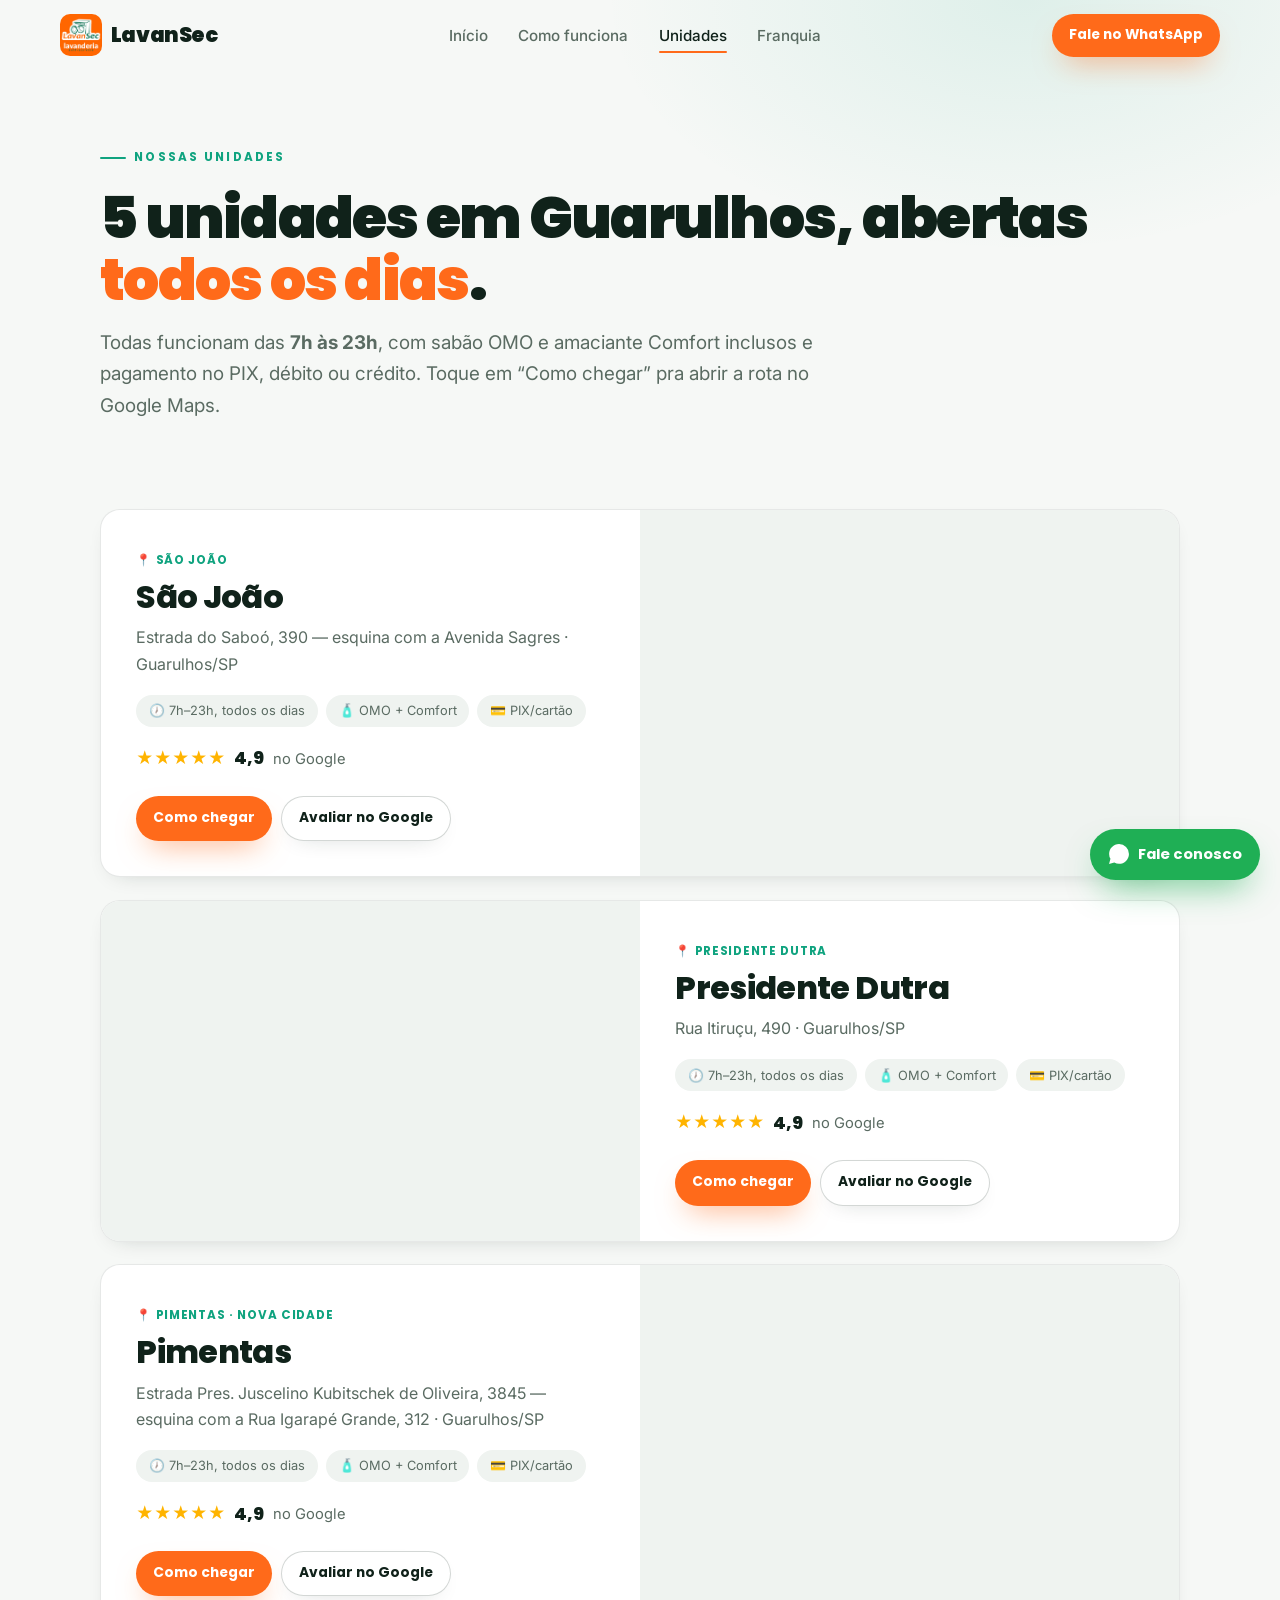
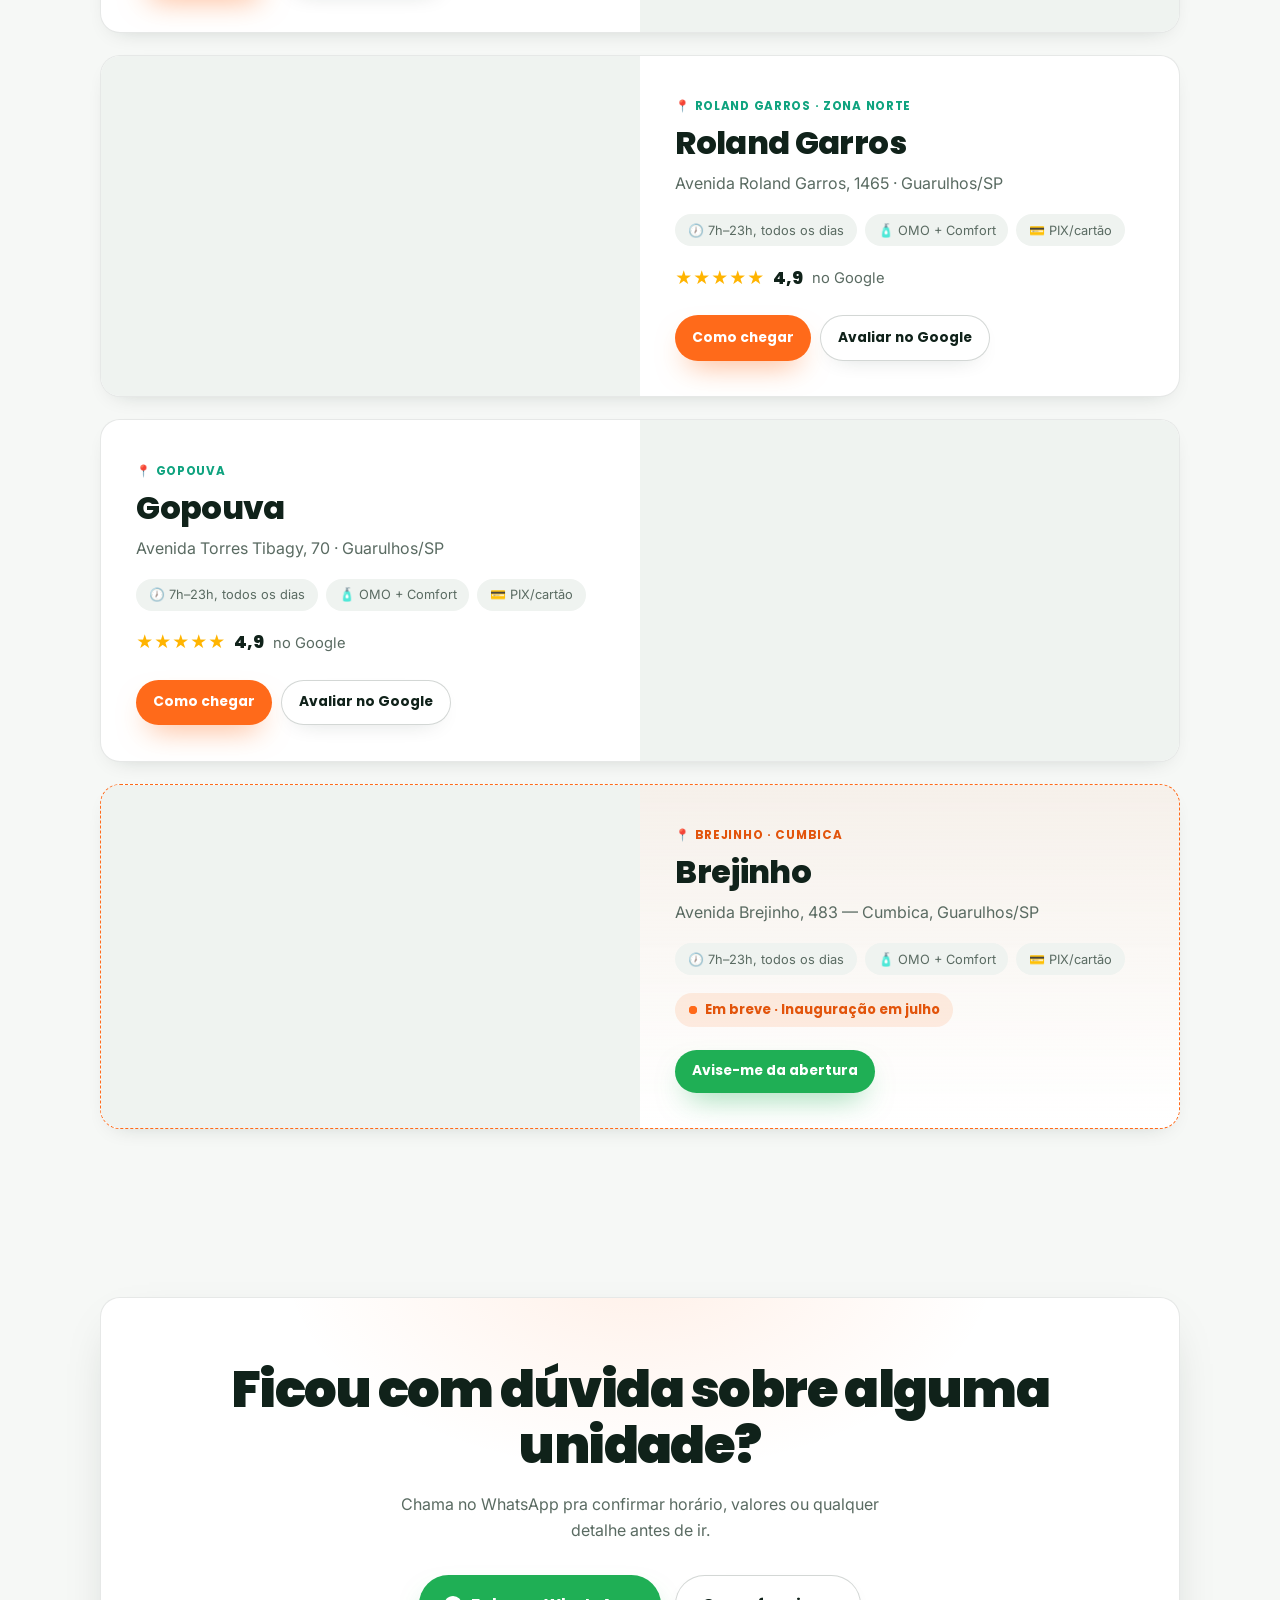
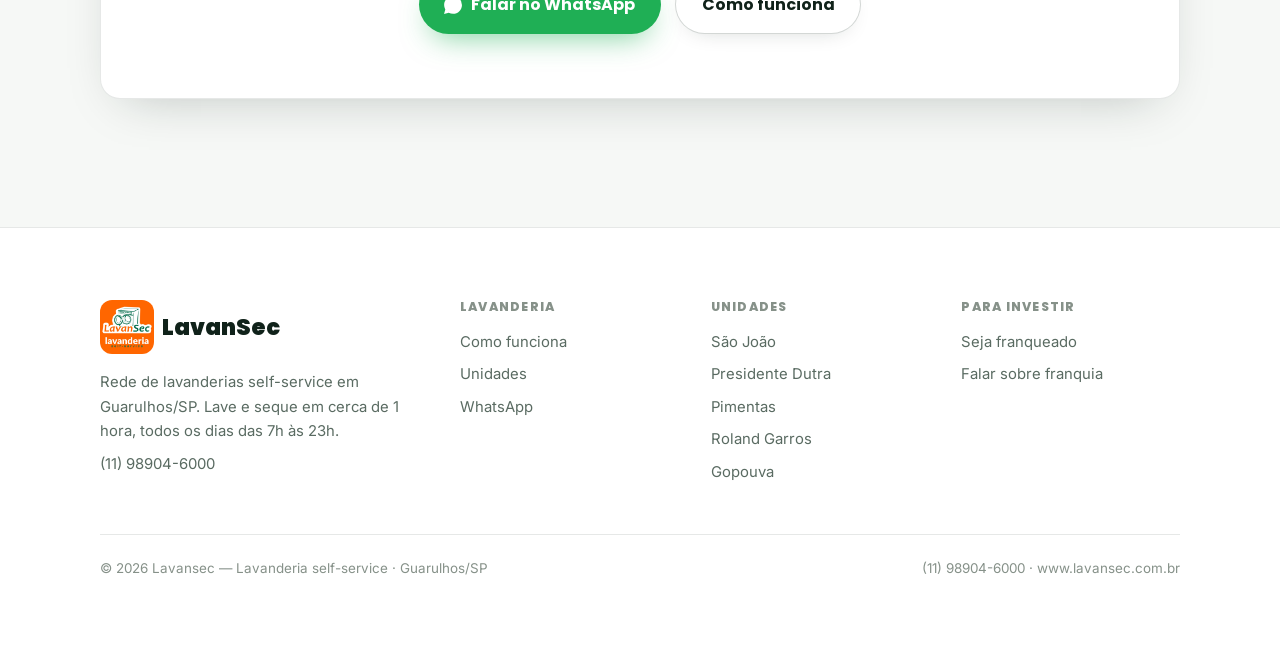
<file: unidades.html>
<!DOCTYPE html>
<html lang="pt-BR">
<head>
<meta charset="UTF-8">
<meta name="viewport" content="width=device-width, initial-scale=1.0">
<link rel="icon" type="image/svg+xml" href="favicon.svg">
<title>Unidades Lavansec em Guarulhos | Endereços e horários</title>
<meta name="description" content="As 5 unidades da Lavansec em Guarulhos/SP: São João, Presidente Dutra, Pimentas, Roland Garros e Gopouva. Abertas todos os dias das 7h às 23h. Veja endereços e como chegar.">
<link rel="preconnect" href="https://fonts.googleapis.com">
<link rel="preconnect" href="https://fonts.gstatic.com" crossorigin>
<link rel="stylesheet" href="assets/css/site.css">
</head>
<body>

<!-- ================= NAV ================= -->
<nav class="nav" id="nav">
  <a class="brand" href="index.html"><img class="brand-logo" src="assets/img/lavansec-logo.jpg" alt="LavanSec — lavanderia self-service">LavanSec</a>
  <div class="nav-links" id="navlinks">
    <a href="index.html">Início</a>
    <a href="index.html#como-funciona">Como funciona</a>
    <a href="unidades.html" class="active">Unidades</a>
    <a href="franquia.html">Franquia</a>
  </div>
  <a class="btn btn--sm nav-cta" href="https://wa.me/5511989046000?text=Ol%C3%A1!%20Quero%20saber%20sobre%20a%20lavanderia%20Lavansec" target="_blank" rel="noopener">Fale no WhatsApp</a>
  <button class="burger" id="burger" aria-label="Menu">☰</button>
</nav>

<!-- ================= PAGE HEAD ================= -->
<header class="pagehead">
  <div class="wrap">
    <span class="eyebrow reveal">Nossas unidades</span>
    <h1 class="reveal d1">5 unidades em Guarulhos, abertas <span style="color:var(--orange)">todos os dias</span>.</h1>
    <p class="reveal d2">Todas funcionam das <strong>7h às 23h</strong>, com sabão OMO e amaciante Comfort inclusos e pagamento no PIX, débito ou crédito. Toque em “Como chegar” pra abrir a rota no Google Maps.</p>
  </div>
</header>

<!-- ================= LISTA DE UNIDADES ================= -->
<section class="pad" style="padding-top:clamp(28px,4vw,48px)">
  <div class="wrap">
    <div class="ulist">

      <!-- São João -->
      <article class="urow reveal">
        <div class="info">
          <span class="pin">📍 São João</span>
          <h2>São João</h2>
          <p class="addr">Estrada do Saboó, 390 — esquina com a Avenida Sagres · Guarulhos/SP</p>
          <div class="meta"><span class="chip">🕖 7h–23h, todos os dias</span><span class="chip">🧴 OMO + Comfort</span><span class="chip">💳 PIX/cartão</span></div>
          <div class="gscore"><span class="stars">★★★★★</span> <b>4,9</b> <span>no Google</span></div>
          <div class="actions">
            <a class="btn btn--sm" href="https://www.google.com/maps/place/?q=place_id:ChIJm93vT6SLzpQRIQmX69o9WSQ" target="_blank" rel="noopener">Como chegar</a>
            <a class="btn btn--ghost btn--sm" href="https://g.page/r/CSEJl-vaPVkkEBM/review" target="_blank" rel="noopener">Avaliar no Google</a>
          </div>
        </div>
        <div class="mapwrap">
          <iframe class="map" loading="lazy" referrerpolicy="no-referrer-when-downgrade" title="Mapa São João" src="https://maps.google.com/maps?q=Estrada%20do%20Sabo%C3%B3%2C%20390%2C%20Guarulhos&output=embed"></iframe>
        </div>
      </article>

      <!-- Presidente Dutra -->
      <article class="urow reveal">
        <div class="info">
          <span class="pin">📍 Presidente Dutra</span>
          <h2>Presidente Dutra</h2>
          <p class="addr">Rua Itiruçu, 490 · Guarulhos/SP</p>
          <div class="meta"><span class="chip">🕖 7h–23h, todos os dias</span><span class="chip">🧴 OMO + Comfort</span><span class="chip">💳 PIX/cartão</span></div>
          <div class="gscore"><span class="stars">★★★★★</span> <b>4,9</b> <span>no Google</span></div>
          <div class="actions">
            <a class="btn btn--sm" href="https://www.google.com/maps/place/?q=place_id:ChIJ0XcrkTiJzpQRtDjhdVVMVYg" target="_blank" rel="noopener">Como chegar</a>
            <a class="btn btn--ghost btn--sm" href="https://g.page/r/CbQ44XVVTFWIEBM/review" target="_blank" rel="noopener">Avaliar no Google</a>
          </div>
        </div>
        <div class="mapwrap">
          <iframe class="map" loading="lazy" referrerpolicy="no-referrer-when-downgrade" title="Mapa Presidente Dutra" src="https://maps.google.com/maps?q=Rua%20Itiru%C3%A7u%2C%20490%2C%20Guarulhos&output=embed"></iframe>
        </div>
      </article>

      <!-- Pimentas / Nova Cidade -->
      <article class="urow reveal">
        <div class="info">
          <span class="pin">📍 Pimentas · Nova Cidade</span>
          <h2>Pimentas</h2>
          <p class="addr">Estrada Pres. Juscelino Kubitschek de Oliveira, 3845 — esquina com a Rua Igarapé Grande, 312 · Guarulhos/SP</p>
          <div class="meta"><span class="chip">🕖 7h–23h, todos os dias</span><span class="chip">🧴 OMO + Comfort</span><span class="chip">💳 PIX/cartão</span></div>
          <div class="gscore"><span class="stars">★★★★★</span> <b>4,9</b> <span>no Google</span></div>
          <div class="actions">
            <a class="btn btn--sm" href="https://www.google.com/maps/place/?q=place_id:ChIJqbnRLJZjzpQRy01ziQz2XnU" target="_blank" rel="noopener">Como chegar</a>
            <a class="btn btn--ghost btn--sm" href="https://g.page/r/CctNc4kM9l51EBM/review" target="_blank" rel="noopener">Avaliar no Google</a>
          </div>
        </div>
        <div class="mapwrap">
          <iframe class="map" loading="lazy" referrerpolicy="no-referrer-when-downgrade" title="Mapa Pimentas" src="https://maps.google.com/maps?q=Estrada%20Presidente%20Juscelino%20Kubitschek%20de%20Oliveira%2C%203845%2C%20Guarulhos&output=embed"></iframe>
        </div>
      </article>

      <!-- Roland Garros / Zona Norte -->
      <article class="urow reveal">
        <div class="info">
          <span class="pin">📍 Roland Garros · Zona Norte</span>
          <h2>Roland Garros</h2>
          <p class="addr">Avenida Roland Garros, 1465 · Guarulhos/SP</p>
          <div class="meta"><span class="chip">🕖 7h–23h, todos os dias</span><span class="chip">🧴 OMO + Comfort</span><span class="chip">💳 PIX/cartão</span></div>
          <div class="gscore"><span class="stars">★★★★★</span> <b>4,9</b> <span>no Google</span></div>
          <div class="actions">
            <a class="btn btn--sm" href="https://www.google.com/maps/place/?q=place_id:ChIJtYqA4hj1zpQRws8exQYKtPE" target="_blank" rel="noopener">Como chegar</a>
            <a class="btn btn--ghost btn--sm" href="https://g.page/r/CcLPHsUGCrTxEBM/review" target="_blank" rel="noopener">Avaliar no Google</a>
          </div>
        </div>
        <div class="mapwrap">
          <iframe class="map" loading="lazy" referrerpolicy="no-referrer-when-downgrade" title="Mapa Roland Garros" src="https://maps.google.com/maps?q=Avenida%20Roland%20Garros%2C%201465%2C%20Guarulhos&output=embed"></iframe>
        </div>
      </article>

      <!-- Gopouva -->
      <article class="urow reveal">
        <div class="info">
          <span class="pin">📍 Gopouva</span>
          <h2>Gopouva</h2>
          <p class="addr">Avenida Torres Tibagy, 70 · Guarulhos/SP</p>
          <div class="meta"><span class="chip">🕖 7h–23h, todos os dias</span><span class="chip">🧴 OMO + Comfort</span><span class="chip">💳 PIX/cartão</span></div>
          <div class="gscore"><span class="stars">★★★★★</span> <b>4,9</b> <span>no Google</span></div>
          <div class="actions">
            <a class="btn btn--sm" href="https://www.google.com/maps/place/?q=place_id:ChIJsZ1k2G71zpQRwo4v1AKb63M" target="_blank" rel="noopener">Como chegar</a>
            <a class="btn btn--ghost btn--sm" href="https://g.page/r/CcKOL9QCm-tzEBM/review" target="_blank" rel="noopener">Avaliar no Google</a>
          </div>
        </div>
        <div class="mapwrap">
          <iframe class="map" loading="lazy" referrerpolicy="no-referrer-when-downgrade" title="Mapa Gopouva" src="https://maps.google.com/maps?q=Avenida%20Torres%20Tibagy%2C%2070%2C%20Guarulhos&output=embed"></iframe>
        </div>
      </article>

      <!-- Brejinho · Em breve -->
      <article class="urow unit--soon reveal">
        <div class="info">
          <span class="pin">📍 Brejinho · Cumbica</span>
          <h2>Brejinho</h2>
          <p class="addr">Avenida Brejinho, 483 — Cumbica, Guarulhos/SP</p>
          <div class="meta"><span class="chip">🕖 7h–23h, todos os dias</span><span class="chip">🧴 OMO + Comfort</span><span class="chip">💳 PIX/cartão</span></div>
          <div style="margin-top:1.1rem"><span class="soon-tag"><span class="pulse"></span>Em breve · Inauguração em julho</span></div>
          <div class="actions">
            <a class="btn btn--wa btn--sm" href="https://wa.me/5511989046000?text=Quero%20ser%20avisado%20da%20inaugura%C3%A7%C3%A3o%20da%20nova%20unidade%20Lavansec%20no%20Brejinho" target="_blank" rel="noopener">Avise-me da abertura</a>
          </div>
        </div>
        <div class="mapwrap">
          <iframe class="map" loading="lazy" referrerpolicy="no-referrer-when-downgrade" title="Mapa Brejinho" src="https://maps.google.com/maps?q=Avenida%20Brejinho%2C%20483%2C%20Cumbica%2C%20Guarulhos&output=embed"></iframe>
        </div>
      </article>

    </div>
  </div>
</section>

<!-- ================= CTA FINAL ================= -->
<section class="cta-final pad" style="padding-top:clamp(20px,4vw,40px)">
  <div class="wrap">
    <div class="box reveal">
      <h2>Ficou com dúvida sobre alguma unidade?</h2>
      <p>Chama no WhatsApp pra confirmar horário, valores ou qualquer detalhe antes de ir.</p>
      <div class="hero-cta">
        <a class="btn btn--wa" href="https://wa.me/5511989046000?text=Ol%C3%A1!%20Tenho%20uma%20d%C3%BAvida%20sobre%20uma%20unidade%20Lavansec" target="_blank" rel="noopener">
          <svg viewBox="0 0 24 24" fill="currentColor"><path d="M.057 24l1.687-6.163a11.867 11.867 0 01-1.587-5.946C.16 5.335 5.495 0 12.05 0a11.817 11.817 0 018.413 3.488 11.824 11.824 0 013.48 8.414c-.003 6.557-5.338 11.892-11.893 11.892a11.9 11.9 0 01-5.688-1.448L.057 24z"/></svg>
          Falar no WhatsApp
        </a>
        <a class="btn btn--ghost" href="index.html#como-funciona">Como funciona</a>
      </div>
    </div>
  </div>
</section>

<!-- ================= FOOTER ================= -->
<footer>
  <div class="wrap">
    <div class="fcols">
      <div>
        <div class="fbrand"><img src="assets/img/lavansec-logo.jpg" alt="LavanSec — lavanderia self-service">LavanSec</div>
        <p style="margin-top:1rem">Rede de lavanderias self-service em Guarulhos/SP. Lave e seque em cerca de 1 hora, todos os dias das 7h às 23h.</p>
        <p><a href="https://wa.me/5511989046000" target="_blank" rel="noopener">(11) 98904-6000</a></p>
      </div>
      <div><h4>Lavanderia</h4><a href="index.html#como-funciona">Como funciona</a><a href="unidades.html">Unidades</a><a href="https://wa.me/5511989046000" target="_blank" rel="noopener">WhatsApp</a></div>
      <div><h4>Unidades</h4><a href="unidades.html">São João</a><a href="unidades.html">Presidente Dutra</a><a href="unidades.html">Pimentas</a><a href="unidades.html">Roland Garros</a><a href="unidades.html">Gopouva</a></div>
      <div><h4>Para investir</h4><a href="franquia.html">Seja franqueado</a><a href="https://wa.me/5511989046000?text=Quero%20saber%20sobre%20a%20franquia%20Lavansec" target="_blank" rel="noopener">Falar sobre franquia</a></div>
    </div>
    <div class="fbottom">
      <span>© <span data-year>2026</span> Lavansec — Lavanderia self-service · Guarulhos/SP</span>
      <span>(11) 98904-6000 · www.lavansec.com.br</span>
    </div>
  </div>
</footer>

<a class="wfloat" href="https://wa.me/5511989046000?text=Ol%C3%A1!%20Quero%20saber%20sobre%20a%20lavanderia%20Lavansec" target="_blank" rel="noopener" aria-label="WhatsApp">
  <svg viewBox="0 0 24 24" fill="currentColor"><path d="M.057 24l1.687-6.163a11.867 11.867 0 01-1.587-5.946C.16 5.335 5.495 0 12.05 0a11.817 11.817 0 018.413 3.488 11.824 11.824 0 013.48 8.414c-.003 6.557-5.338 11.892-11.893 11.892a11.9 11.9 0 01-5.688-1.448L.057 24z"/></svg>
  Fale conosco
</a>

<script src="assets/js/site.js"></script>
</body>
</html>
</file>
<file: assets/css/site.css>
/* ============================================================
   LAVANSEC — Site do cliente (tema claro)
   Lavanderia self-service · Guarulhos/SP
   Cores da marca: laranja, verde, menta · Poppins + Inter
   ============================================================ */

@import url('https://fonts.googleapis.com/css2?family=Poppins:wght@500;600;700;800;900&family=Inter:wght@400;500;600;700&display=swap');

:root{
  /* Marca */
  --orange:#FF6A1A;
  --orange-deep:#E2540B;
  --forest:#13392B;
  --forest-2:#0E2C21;
  --mint:#0FA37F;
  --mint-deep:#0B7D61;

  /* Tema claro */
  --bg:#F6F8F6;
  --surface:#FFFFFF;
  --surface-2:#EFF3F0;
  --ink:#10221A;
  --fg:#26352D;
  --fg-dim:#5A6B62;
  --fg-mute:#869189;
  --mint-soft:#5BD8BC;
  --line:rgba(16,34,26,.10);
  --line-strong:rgba(16,34,26,.18);

  --display:'Poppins',system-ui,sans-serif;
  --body:'Inter',system-ui,sans-serif;

  --maxw:1200px;
  --gut:clamp(20px,5vw,60px);
  --r:20px;
  --ease:cubic-bezier(.16,.84,.32,1);
  --shadow:0 18px 50px -24px rgba(16,34,26,.28);
  --shadow-sm:0 8px 24px -16px rgba(16,34,26,.30);
}

*{box-sizing:border-box;margin:0;padding:0}
html{scroll-behavior:smooth;-webkit-text-size-adjust:100%}
body{
  font-family:var(--body);
  background:var(--bg);
  color:var(--fg);
  line-height:1.65;
  overflow-x:hidden;
  -webkit-font-smoothing:antialiased;
  text-rendering:optimizeLegibility;
}
img{max-width:100%;display:block}
a{color:inherit;text-decoration:none}
::selection{background:var(--orange);color:#fff}

/* ---------- Layout ---------- */
.wrap{max-width:var(--maxw);margin-inline:auto;padding-inline:var(--gut)}
section{position:relative}
.pad{padding-block:clamp(64px,10vw,128px)}
.eyebrow{
  font-family:var(--display);font-size:.74rem;font-weight:700;letter-spacing:.18em;
  text-transform:uppercase;color:var(--mint);display:inline-flex;align-items:center;gap:.7em;
  margin-bottom:1.2rem;
}
.eyebrow::before{content:"";width:26px;height:2px;border-radius:2px;background:var(--mint)}

h1,h2,h3,h4{font-family:var(--display);line-height:1.08;letter-spacing:-.02em;font-weight:800;color:var(--ink)}
h2.title{font-size:clamp(1.9rem,4.6vw,3.3rem);font-weight:800;letter-spacing:-.03em}
h2.title em{font-style:normal;color:var(--orange)}
.lead{font-size:clamp(1.04rem,1.5vw,1.22rem);color:var(--fg-dim);max-width:60ch}

/* ---------- Botões ---------- */
.btn{
  --bg:var(--orange);--c:#fff;
  display:inline-flex;align-items:center;justify-content:center;gap:.55em;
  font-family:var(--display);font-weight:700;font-size:1rem;
  padding:.95rem 1.6rem;border-radius:100px;background:var(--bg);color:var(--c);
  border:0;cursor:pointer;position:relative;overflow:hidden;isolation:isolate;
  transition:transform .35s var(--ease),box-shadow .35s var(--ease);
  box-shadow:0 14px 30px -12px rgba(255,106,26,.6);
}
.btn::after{content:"";position:absolute;inset:0;z-index:-1;background:var(--orange-deep);
  transform:translateY(102%);transition:transform .4s var(--ease)}
.btn:hover{transform:translateY(-2px)}
.btn:hover::after{transform:translateY(0)}
.btn--ghost{--bg:var(--surface);--c:var(--ink);border:1px solid var(--line-strong);box-shadow:var(--shadow-sm)}
.btn--ghost::after{background:var(--surface-2)}
.btn--ghost:hover{--c:var(--ink)}
.btn--wa{--bg:#1faf55;--c:#fff;box-shadow:0 14px 30px -12px rgba(31,175,85,.6)}
.btn--wa::after{background:#178c44}
.btn--sm{padding:.65rem 1.05rem;font-size:.86rem}
.btn svg{width:18px;height:18px;flex:none}

/* ---------- Nav ---------- */
.nav{
  position:fixed;top:0;left:0;right:0;z-index:50;
  display:flex;align-items:center;justify-content:space-between;
  padding:.85rem var(--gut);transition:background .4s,box-shadow .4s,border-color .4s;
  border-bottom:1px solid transparent;
}
.nav.scrolled{background:rgba(246,248,246,.86);backdrop-filter:blur(14px);border-color:var(--line);box-shadow:0 6px 24px -20px rgba(16,34,26,.5)}
.brand{display:flex;align-items:center;gap:.55rem;font-family:var(--display);font-weight:900;font-size:1.3rem;letter-spacing:-.02em;color:var(--ink)}
.brand .dot{width:12px;height:12px;border-radius:50%;background:var(--orange);box-shadow:0 0 0 4px rgba(255,106,26,.18)}
.nav-links{display:flex;align-items:center;gap:1.9rem}
.nav-links a{font-size:.95rem;font-weight:500;color:var(--fg-dim);transition:color .25s;position:relative}
.nav-links a:hover,.nav-links a.active{color:var(--ink)}
.nav-links a::after{content:"";position:absolute;left:0;bottom:-5px;height:2px;width:0;border-radius:2px;background:var(--orange);transition:width .3s var(--ease)}
.nav-links a:hover::after,.nav-links a.active::after{width:100%}
.nav-cta{display:inline-flex}
.burger{display:none;background:0;border:0;color:var(--ink);font-size:1.6rem;cursor:pointer;line-height:1}

/* ---------- Hero ---------- */
.hero{position:relative;padding-top:130px;overflow:hidden}
.hero::before{
  content:"";position:absolute;inset:0;z-index:0;
  background:
    radial-gradient(820px 540px at 82% 0%,rgba(255,106,26,.12),transparent 60%),
    radial-gradient(720px 560px at 0% 100%,rgba(15,163,127,.12),transparent 55%);
}
.hero .wrap{position:relative;z-index:2}
.hero-grid{display:grid;grid-template-columns:1.05fr .95fr;gap:clamp(28px,5vw,64px);align-items:center;padding-bottom:clamp(40px,7vw,90px)}
.hero h1{font-size:clamp(2.5rem,6vw,4.4rem);font-weight:900;letter-spacing:-.035em;color:var(--ink)}
.hero h1 .o{color:var(--orange)}
.hero p.lead{margin-top:1.5rem}
.hero-cta{display:flex;gap:.9rem;flex-wrap:wrap;margin-top:2.2rem}
.hero-meta{display:flex;gap:2.2rem;margin-top:2.6rem;flex-wrap:wrap}
.hero-meta div{display:flex;flex-direction:column}
.hero-meta b{font-family:var(--display);font-size:1.6rem;font-weight:800;color:var(--ink)}
.hero-meta span{font-size:.82rem;color:var(--fg-dim)}

/* Cartão visual do hero */
.hero-card{
  position:relative;border-radius:var(--r);background:var(--surface);
  border:1px solid var(--line);box-shadow:var(--shadow);padding:1.7rem;overflow:hidden;
}
.hero-card .badge{display:inline-flex;align-items:center;gap:.5em;font-family:var(--display);font-weight:700;font-size:.8rem;color:var(--mint);background:rgba(15,163,127,.10);padding:.4rem .8rem;border-radius:100px}
.hero-card h3{font-size:1.35rem;margin:1.1rem 0 .3rem}
.hero-card .clist{list-style:none;display:grid;gap:.85rem;margin-top:1.3rem}
.hero-card .clist li{display:flex;gap:.7rem;align-items:flex-start;color:var(--fg);font-size:.98rem}
.hero-card .clist .tick{flex:none;width:24px;height:24px;border-radius:50%;background:rgba(15,163,127,.12);color:var(--mint);display:grid;place-content:center;font-weight:800;font-size:.8rem;margin-top:.1rem}
.hero-card .foot{margin-top:1.4rem;padding-top:1.2rem;border-top:1px solid var(--line);display:flex;align-items:baseline;gap:.5rem}
.hero-card .foot b{font-family:var(--display);font-weight:800;color:var(--ink);font-size:1.05rem}
.hero-card .foot span{color:var(--fg-dim);font-size:.9rem}

/* ---------- Faixa de selos ---------- */
.trustbar{border-block:1px solid var(--line);background:var(--surface)}
.trustbar .wrap{display:flex;flex-wrap:wrap;gap:clamp(1rem,4vw,3rem);justify-content:center;padding-block:1.1rem}
.trustbar span{display:inline-flex;align-items:center;gap:.5rem;font-family:var(--display);font-weight:600;font-size:.9rem;color:var(--fg-dim)}
.trustbar span b{color:var(--orange)}

/* ---------- Section heading ---------- */
.shead{max-width:720px;margin-bottom:clamp(2.2rem,5vw,3.4rem)}
.shead.center{margin-inline:auto;text-align:center}
.shead.center .eyebrow{justify-content:center}
.shead p{margin-top:1rem}

/* ---------- Passos (como funciona) ---------- */
.steps{display:grid;grid-template-columns:repeat(4,1fr);gap:1.1rem;counter-reset:step}
.step{background:var(--surface);border:1px solid var(--line);border-radius:var(--r);padding:1.6rem;position:relative;transition:transform .4s var(--ease),box-shadow .4s}
.step:hover{transform:translateY(-5px);box-shadow:var(--shadow)}
.step .num{counter-increment:step;font-family:var(--display);font-weight:900;font-size:1.05rem;width:40px;height:40px;border-radius:12px;display:grid;place-content:center;background:rgba(255,106,26,.12);color:var(--orange);margin-bottom:1.1rem}
.step .num::before{content:counter(step)}
.step h3{font-size:1.12rem;margin-bottom:.45rem}
.step p{color:var(--fg-dim);font-size:.94rem}

/* Como funciona — layout com tambor */
.cf-grid{display:grid;grid-template-columns:.82fr 1.18fr;gap:clamp(28px,5vw,60px);align-items:center}
.cf-grid .steps{grid-template-columns:repeat(2,1fr)}

/* Tambor de lavadora animado (ilustração CSS) */
.drum{position:relative;display:grid;place-items:center;padding:clamp(1rem,3vw,2rem)}
.drum-ring{width:min(360px,80%);aspect-ratio:1;border-radius:50%;padding:16px;
  background:conic-gradient(from 135deg,var(--orange),var(--mint-deep),var(--mint),var(--orange));
  box-shadow:var(--shadow);display:grid;place-items:center}
.drum-glass{width:100%;height:100%;border-radius:50%;position:relative;overflow:hidden;
  background:radial-gradient(circle at 38% 30%,#fff,var(--surface-2) 68%,#dfe8e2);
  box-shadow:inset 0 8px 24px rgba(16,34,26,.14);display:grid;place-items:center}
.drum-water{position:absolute;left:-10%;right:-10%;bottom:0;height:34%;
  background:linear-gradient(rgba(15,163,127,.16),rgba(15,163,127,.30));
  border-radius:46% 46% 0 0/22% 22% 0 0;animation:drumwave 5s ease-in-out infinite}
@keyframes drumwave{0%,100%{transform:translateY(4%) rotate(-2deg)}50%{transform:translateY(0) rotate(2deg)}}
.drum-spin{position:absolute;inset:10%;border-radius:50%;animation:drumspin 7s linear infinite}
.drum-spin::before{content:"";position:absolute;inset:0;border-radius:50%;border:2px dashed rgba(15,163,127,.35)}
@keyframes drumspin{to{transform:rotate(360deg)}}
.drum .bub{position:absolute;border-radius:48% 52% 50% 50%;box-shadow:0 2px 6px rgba(16,34,26,.15)}
.drum .b1{width:20%;height:20%;top:8%;left:40%;background:var(--orange)}
.drum .b2{width:16%;height:16%;top:38%;left:8%;background:var(--mint)}
.drum .b3{width:18%;height:18%;bottom:12%;left:34%;background:var(--orange-deep)}
.drum .b4{width:14%;height:14%;top:30%;right:10%;background:var(--mint-deep)}
.drum .b5{width:13%;height:13%;bottom:24%;right:20%;background:var(--orange)}
.drum-label{position:relative;z-index:3;text-align:center;font-family:var(--display);font-weight:900;
  color:var(--forest);font-size:clamp(1.5rem,4vw,2rem);line-height:1}
.drum-label span{display:block;margin-top:.3rem;font-size:.62rem;font-weight:700;letter-spacing:.14em;
  text-transform:uppercase;color:var(--mint-deep)}
.drum-badge{position:absolute;background:var(--surface);border:1px solid var(--line);box-shadow:var(--shadow-sm);
  border-radius:100px;padding:.5rem .85rem;font-family:var(--display);font-weight:700;font-size:.8rem;color:var(--ink);white-space:nowrap}
.drum-badge b{color:var(--orange)}
.drum .db1{top:6%;right:0}
.drum .db2{bottom:8%;left:0}

/* ---------- Cards de feature ---------- */
.cards{display:grid;gap:1.1rem}
.cards.c3{grid-template-columns:repeat(3,1fr)}
.card{
  background:var(--surface);border:1px solid var(--line);border-radius:var(--r);
  padding:1.7rem;transition:transform .4s var(--ease),box-shadow .4s,border-color .4s;
}
.card:hover{transform:translateY(-5px);box-shadow:var(--shadow);border-color:transparent}
.card .ic{width:48px;height:48px;border-radius:14px;display:grid;place-content:center;background:rgba(15,163,127,.10);color:var(--mint);margin-bottom:1.1rem;font-size:1.4rem}
.card h3{font-size:1.16rem;margin-bottom:.5rem}
.card p{color:var(--fg-dim);font-size:.95rem}

/* ---------- Faixa destaque (split) ---------- */
.split{display:grid;grid-template-columns:1fr 1fr;gap:clamp(28px,5vw,64px);align-items:center}
.split .panel{background:var(--surface);border:1px solid var(--line);border-radius:var(--r);box-shadow:var(--shadow-sm);padding:clamp(1.6rem,3vw,2.4rem)}
.split .panel .row{display:flex;gap:.9rem;align-items:flex-start;padding:.9rem 0;border-bottom:1px solid var(--line)}
.split .panel .row:last-child{border-bottom:0}
.split .panel .row .k{flex:none;width:46px;height:46px;border-radius:12px;display:grid;place-content:center;background:var(--surface-2);font-size:1.25rem}
.split .panel .row b{display:block;color:var(--ink);font-family:var(--display);font-weight:700}
.split .panel .row span{color:var(--fg-dim);font-size:.92rem}

/* ---------- Unidades ---------- */
.units-grid{display:grid;grid-template-columns:repeat(3,1fr);gap:1.1rem}
.unit{display:flex;flex-direction:column;background:var(--surface);border:1px solid var(--line);border-radius:var(--r);overflow:hidden;transition:transform .4s var(--ease),box-shadow .4s}
.unit:hover{transform:translateY(-5px);box-shadow:var(--shadow)}
.unit .top{padding:1.4rem 1.5rem 1.1rem;border-bottom:1px solid var(--line)}
.unit .pin{display:inline-flex;align-items:center;gap:.4rem;font-family:var(--display);font-size:.72rem;font-weight:700;letter-spacing:.06em;text-transform:uppercase;color:var(--mint);margin-bottom:.6rem}
.unit h3{font-size:1.28rem;letter-spacing:-.02em}
.unit .addr{margin-top:.5rem;color:var(--fg-dim);font-size:.95rem}
.unit .body{padding:1.1rem 1.5rem 1.5rem;display:flex;flex-direction:column;gap:1rem;flex:1}
.unit .meta{display:flex;flex-wrap:wrap;gap:.5rem}
.unit .chip{font-size:.78rem;color:var(--fg-dim);background:var(--surface-2);border-radius:100px;padding:.32rem .7rem}
/* Nota Google (placeholder até o Thiago enviar) */
.unit .gscore{display:flex;align-items:center;gap:.55rem;font-size:.9rem;color:var(--fg-dim)}
.unit .gscore .stars{color:#FFB400;letter-spacing:.05em;font-size:1rem}
.unit .gscore b{color:var(--ink);font-family:var(--display);font-weight:800;font-size:1.05rem}
.unit .actions{margin-top:auto;display:flex;gap:.6rem;flex-wrap:wrap}
.unit .actions .btn{flex:1 1 auto}

/* ---------- Faixa franquia ---------- */
.franchise{position:relative;overflow:hidden;border-radius:0}
.franchise::before{content:"";position:absolute;inset:0;background:
  radial-gradient(720px 460px at 85% 15%,rgba(255,106,26,.30),transparent 60%),
  linear-gradient(150deg,var(--forest),var(--forest-2))}
.franchise .wrap{position:relative;z-index:2}
.franchise .fr-grid{display:grid;grid-template-columns:1.1fr .9fr;gap:clamp(28px,5vw,60px);align-items:center}
.franchise .eyebrow{color:var(--mint-soft,#5BD8BC)}
.franchise h2{color:#fff;font-size:clamp(1.9rem,4.6vw,3.1rem);font-weight:900;letter-spacing:-.03em}
.franchise h2 em{font-style:normal;color:var(--orange)}
.franchise p{color:rgba(255,255,255,.78);margin-top:1.1rem;max-width:54ch}
.franchise .frstats{display:grid;grid-template-columns:1fr 1fr;gap:1px;background:rgba(255,255,255,.14);border:1px solid rgba(255,255,255,.14);border-radius:var(--r);overflow:hidden}
.franchise .frstats div{background:rgba(255,255,255,.05);padding:1.5rem;backdrop-filter:blur(4px)}
.franchise .frstats b{font-family:var(--display);font-weight:900;font-size:2rem;color:var(--orange);display:block;line-height:1}
.franchise .frstats span{color:rgba(255,255,255,.72);font-size:.85rem;margin-top:.4rem;display:block}

/* ---------- CTA final ---------- */
.cta-final .box{
  background:var(--surface);border:1px solid var(--line);border-radius:var(--r);box-shadow:var(--shadow);
  padding:clamp(2.4rem,5vw,4rem);text-align:center;position:relative;overflow:hidden;
}
.cta-final .box::before{content:"";position:absolute;inset:0;background:radial-gradient(600px 360px at 50% -10%,rgba(255,106,26,.10),transparent 60%)}
.cta-final .box>*{position:relative}
.cta-final h2{font-size:clamp(1.9rem,5vw,3.2rem);font-weight:900;letter-spacing:-.03em}
.cta-final p{margin:1.1rem auto 2rem;max-width:50ch;color:var(--fg-dim)}
.cta-final .hero-cta{justify-content:center;margin-top:0}

/* ---------- Páginas internas: cabeçalho simples ---------- */
.pagehead{padding-top:140px;padding-bottom:clamp(20px,4vw,40px);position:relative;overflow:hidden}
.pagehead::before{content:"";position:absolute;inset:0;background:radial-gradient(700px 420px at 80% 0%,rgba(15,163,127,.10),transparent 60%)}
.pagehead .wrap{position:relative}
.pagehead h1{font-size:clamp(2.1rem,5vw,3.6rem);font-weight:900;letter-spacing:-.03em}
.pagehead p{margin-top:1rem;max-width:62ch;color:var(--fg-dim);font-size:clamp(1.02rem,1.5vw,1.18rem)}

/* ---------- Franquia: destaques em lista ---------- */
.fhi{display:grid;gap:1rem;grid-template-columns:repeat(2,1fr)}
.fhi .item{display:flex;gap:1rem;align-items:flex-start;background:var(--surface);border:1px solid var(--line);border-radius:var(--r);padding:1.4rem 1.5rem}
.fhi .item .ic{flex:none;width:46px;height:46px;border-radius:12px;display:grid;place-content:center;background:rgba(255,106,26,.12);color:var(--orange);font-size:1.3rem}
.fhi .item b{display:block;color:var(--ink);font-family:var(--display);font-weight:700;margin-bottom:.2rem}
.fhi .item span{color:var(--fg-dim);font-size:.94rem}

/* ---------- Unidades (página dedicada) ---------- */
.ulist{display:grid;gap:1.4rem}
.urow{display:grid;grid-template-columns:1fr 1fr;gap:0;background:var(--surface);border:1px solid var(--line);border-radius:var(--r);overflow:hidden;box-shadow:var(--shadow-sm)}
.urow .info{padding:clamp(1.5rem,3vw,2.2rem)}
.urow .pin{display:inline-flex;align-items:center;gap:.4rem;font-family:var(--display);font-size:.74rem;font-weight:700;letter-spacing:.06em;text-transform:uppercase;color:var(--mint);margin-bottom:.6rem}
.urow h2{font-size:clamp(1.5rem,3vw,2rem);letter-spacing:-.02em}
.urow .addr{margin-top:.6rem;color:var(--fg-dim);font-size:1rem}
.urow .meta{display:flex;flex-wrap:wrap;gap:.5rem;margin-top:1.1rem}
.urow .chip{font-size:.8rem;color:var(--fg-dim);background:var(--surface-2);border-radius:100px;padding:.34rem .8rem}
.urow .gscore{display:flex;align-items:center;gap:.55rem;font-size:.92rem;color:var(--fg-dim);margin-top:1.1rem}
.urow .gscore .stars{color:#FFB400;letter-spacing:.05em;font-size:1.05rem}
.urow .gscore b{color:var(--ink);font-family:var(--display);font-weight:800;font-size:1.1rem}
.urow .actions{display:flex;gap:.6rem;flex-wrap:wrap;margin-top:1.4rem}
.urow .map{min-height:280px;border:0;width:100%;height:100%;filter:saturate(1.05)}
.urow .mapwrap{position:relative;background:var(--surface-2);min-height:280px}
.urow:nth-child(even){grid-template-columns:1fr 1fr}
.urow:nth-child(even) .mapwrap{order:-1}

/* ---------- Footer ---------- */
footer{background:var(--surface);border-top:1px solid var(--line);padding-block:clamp(44px,6vw,72px)}
.fcols{display:grid;grid-template-columns:1.5fr 1fr 1fr 1fr;gap:2rem}
footer h4{font-family:var(--display);font-size:.78rem;letter-spacing:.1em;text-transform:uppercase;color:var(--fg-mute);margin-bottom:1rem}
footer a,footer p{color:var(--fg-dim);font-size:.93rem;display:block;margin-bottom:.5rem;transition:color .25s}
footer a:hover{color:var(--orange)}
.fbrand{font-family:var(--display);font-weight:900;font-size:1.4rem;display:flex;align-items:center;gap:.5rem;color:var(--ink)}
.fbottom{margin-top:2.6rem;padding-top:1.4rem;border-top:1px solid var(--line);display:flex;justify-content:space-between;gap:1rem;flex-wrap:wrap;font-size:.84rem;color:var(--fg-mute)}

/* ---------- WhatsApp flutuante ---------- */
.wfloat{position:fixed;right:20px;bottom:20px;z-index:60;display:flex;align-items:center;gap:.55rem;
  background:#1faf55;color:#fff;padding:.85rem 1.15rem;border-radius:100px;font-family:var(--display);font-weight:700;font-size:.92rem;
  box-shadow:0 16px 34px -12px rgba(31,175,85,.7);transition:transform .35s var(--ease)}
.wfloat:hover{transform:translateY(-3px) scale(1.02)}
.wfloat svg{width:20px;height:20px}

/* ---------- Scroll reveal ---------- */
.reveal{opacity:0;transform:translateY(24px);transition:opacity .8s var(--ease),transform .8s var(--ease)}
.reveal.in{opacity:1;transform:none}
.reveal.d1{transition-delay:.07s}.reveal.d2{transition-delay:.14s}.reveal.d3{transition-delay:.21s}.reveal.d4{transition-delay:.28s}

/* ---------- Sustentabilidade ---------- */
.eco .panel{padding:0;overflow:hidden}
.eco .ecohero{padding:1.6rem clamp(1.4rem,3vw,2rem);background:linear-gradient(150deg,var(--forest),var(--forest-2));position:relative;overflow:hidden}
.eco .ecohero::before{content:"";position:absolute;inset:0;background:radial-gradient(420px 240px at 88% 0%,rgba(15,163,127,.35),transparent 60%)}
.eco .ecohero b{position:relative;font-family:var(--display);font-weight:900;font-size:clamp(2.4rem,5vw,3.2rem);line-height:1;color:var(--mint-soft,#5BD8BC);display:block}
.eco .ecohero span{position:relative;display:block;margin-top:.5rem;color:rgba(255,255,255,.82);font-size:.95rem;max-width:34ch}
.eco .panel .row{padding:1rem clamp(1.4rem,3vw,2rem)}
.eco .panel .row .k{background:rgba(15,163,127,.12);color:var(--mint)}
.ecofoot{margin-top:1.4rem;font-size:.8rem;color:var(--fg-mute);max-width:80ch}

/* ---------- Comodidades nas lojas ---------- */
.amen-grid{display:grid;grid-template-columns:repeat(4,1fr);gap:1.1rem}
.amen-item{background:var(--surface);border:1px solid var(--line);border-radius:var(--r);padding:1.6rem 1.4rem;text-align:center;transition:transform .4s var(--ease),box-shadow .4s,border-color .4s}
.amen-item:hover{transform:translateY(-5px);box-shadow:var(--shadow);border-color:transparent}
.amen-item .ic{width:54px;height:54px;border-radius:16px;display:grid;place-content:center;margin:0 auto 1rem;background:rgba(255,106,26,.10);color:var(--orange);font-size:1.5rem}
.amen-item b{display:block;font-family:var(--display);font-weight:700;color:var(--ink);font-size:1.06rem;margin-bottom:.3rem}
.amen-item span{color:var(--fg-dim);font-size:.9rem}

/* ---------- Depoimentos ---------- */
.rev-grid{display:grid;grid-template-columns:repeat(2,minmax(0,400px));justify-content:center;gap:1.1rem}
.rev{display:flex;flex-direction:column;gap:.9rem;background:var(--surface);border:1px solid var(--line);border-radius:var(--r);padding:1.6rem;box-shadow:var(--shadow-sm);transition:transform .4s var(--ease),box-shadow .4s}
.rev:hover{transform:translateY(-5px);box-shadow:var(--shadow)}
.rev .stars{color:#FFB400;letter-spacing:.08em;font-size:1.05rem}
.rev blockquote{font-size:1rem;color:var(--fg);line-height:1.6;flex:1}
.rev figcaption{display:flex;flex-direction:column;border-top:1px solid var(--line);padding-top:.9rem}
.rev figcaption b{font-family:var(--display);font-weight:700;color:var(--ink);font-size:.96rem}
.rev figcaption span{color:var(--fg-mute);font-size:.82rem;display:inline-flex;align-items:center;gap:.35rem;margin-top:.15rem}
.rev-cta{display:flex;align-items:center;justify-content:center;gap:1.2rem;flex-wrap:wrap;margin-top:2.2rem;text-align:center}
.rev-cta .gbig{font-family:var(--display);font-weight:900;font-size:2rem;color:var(--ink);display:inline-flex;align-items:center;gap:.5rem}
.rev-cta .gbig em{font-style:normal;color:#FFB400;font-size:1.4rem}

/* ---------- FAQ ---------- */
.faqlist{max-width:820px;margin-inline:auto;display:grid;gap:.7rem}
.faqlist details{background:var(--surface);border:1px solid var(--line);border-radius:16px;overflow:hidden;transition:border-color .3s,box-shadow .3s}
.faqlist details[open]{border-color:var(--line-strong);box-shadow:var(--shadow-sm)}
.faqlist summary{list-style:none;cursor:pointer;display:flex;align-items:center;justify-content:space-between;gap:1rem;padding:1.15rem 1.4rem;font-family:var(--display);font-weight:700;font-size:1.02rem;color:var(--ink)}
.faqlist summary::-webkit-details-marker{display:none}
.faqlist summary::after{content:"+";flex:none;width:28px;height:28px;border-radius:50%;background:rgba(255,106,26,.12);color:var(--orange);display:grid;place-content:center;font-size:1.3rem;font-weight:700;line-height:1;transition:transform .3s var(--ease)}
.faqlist details[open] summary::after{content:"–";transform:rotate(180deg)}
.faqlist .ans{padding:0 1.4rem 1.25rem;color:var(--fg-dim);font-size:.97rem;line-height:1.65}
.faqlist .ans p+p{margin-top:.7rem}

/* ---------- Em breve / Novidade (máquina 2x) ---------- */
.soon-card{display:grid;grid-template-columns:1.1fr .9fr;gap:clamp(28px,5vw,56px);align-items:center;
  background:var(--surface);border:1px solid var(--line);border-radius:calc(var(--r) + 6px);
  padding:clamp(1.8rem,4vw,3.4rem);position:relative;overflow:hidden;box-shadow:var(--shadow)}
.soon-card::before{content:"";position:absolute;inset:0;z-index:0;background:
  radial-gradient(640px 380px at 94% 6%,rgba(255,106,26,.16),transparent 60%),
  radial-gradient(540px 380px at 0% 100%,rgba(15,163,127,.12),transparent 55%)}
.soon-card>*{position:relative;z-index:1}
.soon-badge{display:inline-flex;align-items:center;gap:.55rem;font-family:var(--display);font-weight:700;
  font-size:.76rem;letter-spacing:.14em;text-transform:uppercase;color:var(--orange-deep);
  background:rgba(255,106,26,.12);padding:.42rem .9rem;border-radius:100px;margin-bottom:1.3rem}
.soon-badge .pulse{position:relative;width:9px;height:9px;border-radius:50%;background:var(--orange)}
.soon-badge .pulse::after{content:"";position:absolute;inset:0;border-radius:50%;background:var(--orange);animation:soonpulse 1.8s ease-out infinite}
@keyframes soonpulse{0%{transform:scale(1);opacity:.7}100%{transform:scale(3.4);opacity:0}}
.soon-card h2{font-family:var(--display);font-size:clamp(1.7rem,4vw,2.7rem);font-weight:900;letter-spacing:-.03em;color:var(--ink);line-height:1.08}
.soon-card h2 em{font-style:normal;color:var(--orange)}
.soon-card p{color:var(--fg-dim);margin-top:1rem;max-width:52ch}
.soon-where{display:flex;align-items:center;gap:.85rem;margin-top:1.5rem;padding:1rem 1.2rem;background:var(--surface-2);border:1px solid var(--line);border-radius:14px}
.soon-where .ic{font-size:1.5rem;flex:none}
.soon-where b{display:block;font-family:var(--display);font-weight:700;color:var(--ink)}
.soon-where span{color:var(--fg-dim);font-size:.92rem}
.soon-card .hero-cta{margin-top:1.6rem}
.soon-visual{display:grid;align-content:center}
.drum--soon .drum-label{color:var(--orange)}

/* ---------- Logo da marca ---------- */
.brand-logo{height:42px;width:auto;border-radius:10px;display:block}
.fbrand img{height:54px;width:auto;border-radius:12px;display:block}

/* ---------- Unidade em breve ---------- */
.unit--soon{border:1px dashed var(--orange);background:linear-gradient(180deg,rgba(255,106,26,.05),var(--surface))}
.unit--soon .pin,.urow.unit--soon .pin{color:var(--orange-deep)}
.soon-tag{display:inline-flex;align-items:center;gap:.5rem;font-family:var(--display);font-weight:700;font-size:.82rem;color:var(--orange-deep);background:rgba(255,106,26,.12);border-radius:100px;padding:.4rem .85rem;align-self:flex-start}
.soon-tag .pulse{position:relative;width:8px;height:8px;border-radius:50%;background:var(--orange)}
.soon-tag .pulse::after{content:"";position:absolute;inset:0;border-radius:50%;background:var(--orange);animation:soonpulse 1.8s ease-out infinite}

/* ---------- Responsivo ---------- */
@media(max-width:1000px){
  .hero-grid,.split,.franchise .fr-grid,.cf-grid,.soon-card{grid-template-columns:1fr}
  .soon-visual{order:-1}
  .urow,.urow:nth-child(even){grid-template-columns:1fr}
  .urow:nth-child(even) .mapwrap{order:0}
  .urow .mapwrap,.urow .map{min-height:240px}
  .steps{grid-template-columns:repeat(2,1fr)}
  .units-grid{grid-template-columns:repeat(2,1fr)}
  .amen-grid{grid-template-columns:repeat(2,1fr)}
  .rev-grid{grid-template-columns:repeat(2,1fr)}
  .fcols{grid-template-columns:1fr 1fr}
  .fhi{grid-template-columns:1fr}
}
@media(max-width:680px){
  .nav-links{position:fixed;inset:60px 0 auto 0;flex-direction:column;background:rgba(246,248,246,.98);
    backdrop-filter:blur(16px);padding:1.3rem var(--gut);gap:1.1rem;border-bottom:1px solid var(--line);
    transform:translateY(-135%);transition:transform .4s var(--ease);box-shadow:var(--shadow)}
  .nav-links.open{transform:none}
  .nav-links a::after{display:none}
  .burger{display:block}
  .nav-cta{display:none}
  .steps,.cards.c3,.units-grid,.amen-grid,.rev-grid,.fcols,.franchise .frstats{grid-template-columns:1fr}
  .cf-grid .steps{grid-template-columns:1fr}
  .hero h1{font-size:clamp(2.2rem,9vw,3rem)}
}
@media(prefers-reduced-motion:reduce){*{animation:none!important;transition:none!important}.reveal{opacity:1;transform:none}}
</file>
